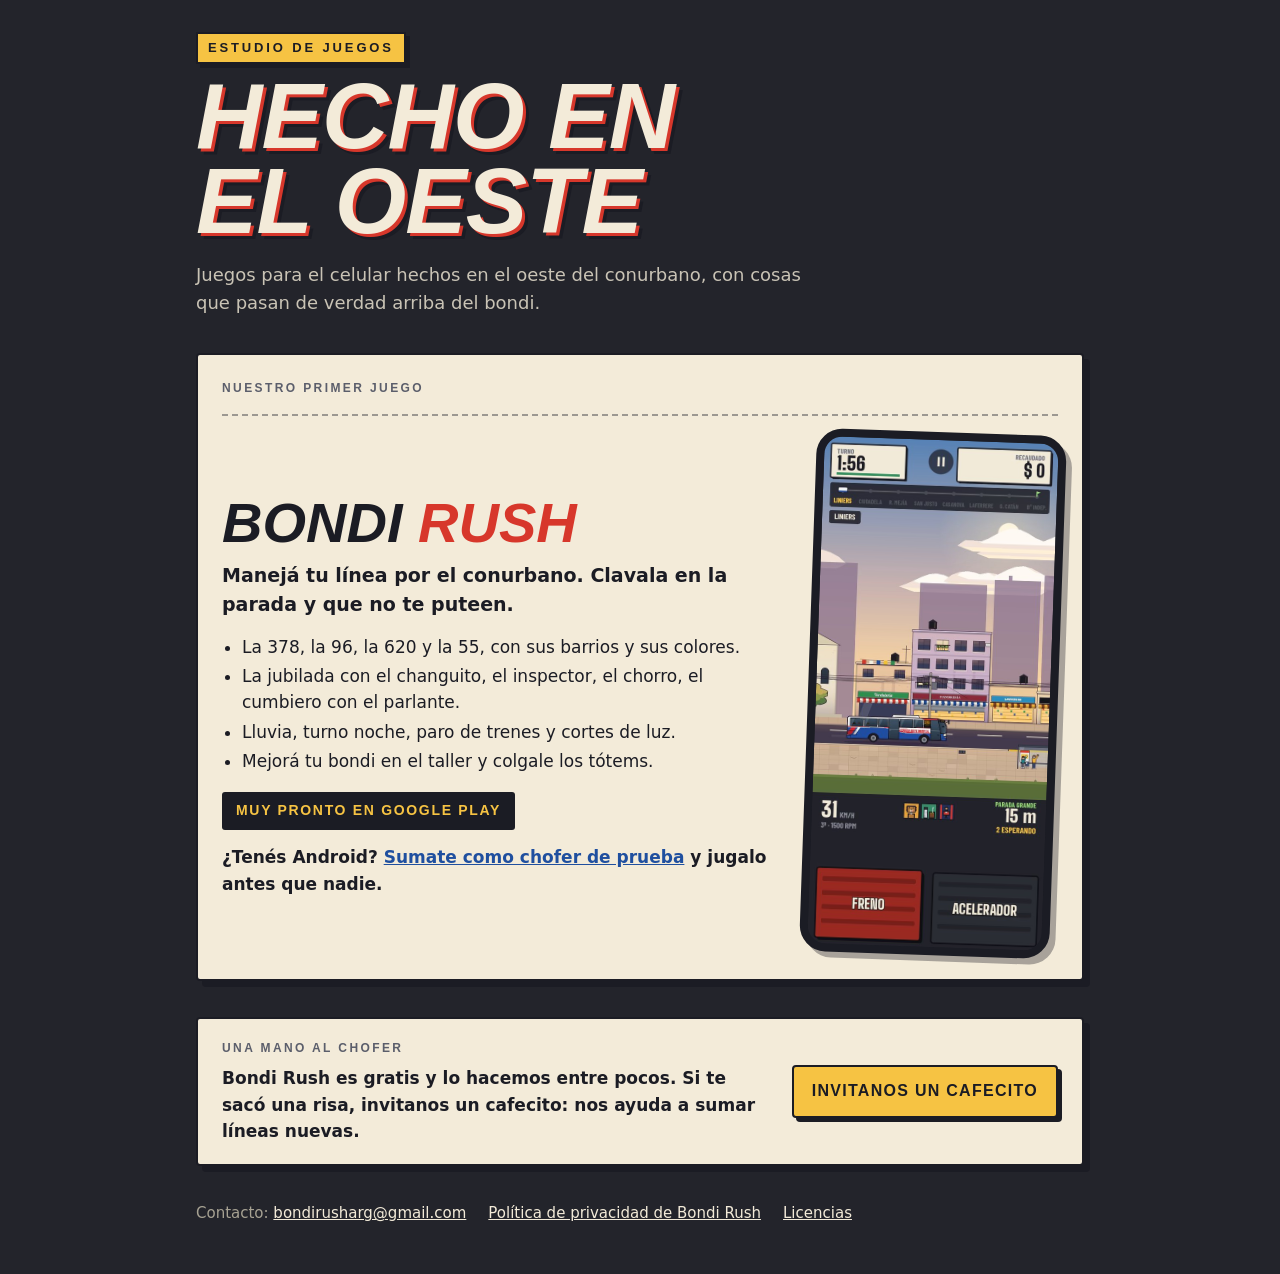
<file: index.html>
<!doctype html>
<html lang="es-AR">
<head>
  <meta charset="utf-8">
  <meta name="viewport" content="width=device-width, initial-scale=1">
  <title>Hecho en el Oeste</title>
  <meta name="description" content="Juegos para el celular hechos en el oeste del conurbano. Bondi Rush: manejá tu línea por el conurbano.">
  <link rel="stylesheet" href="estilo.css">
</head>
<body>
  <main class="pagina">
    <a class="marca" href="./">
      <span class="sello">Estudio de juegos</span>
      <span class="nombre">Hecho en<br>el Oeste</span>
    </a>
    <p class="bajada">Juegos para el celular hechos en el oeste del conurbano, con cosas que pasan de verdad arriba del bondi.</p>

    <section class="boleto">
      <p class="rubro">Nuestro primer juego</p>
      <hr class="cortado">
      <div class="juego">
        <div>
          <h2>Bondi <span>Rush</span></h2>
          <p class="frase">Manejá tu línea por el conurbano. Clavala en la parada y que no te puteen.</p>
          <ul>
            <li>La 378, la 96, la 620 y la 55, con sus barrios y sus colores.</li>
            <li>La jubilada con el changuito, el inspector, el chorro, el cumbiero con el parlante.</li>
            <li>Lluvia, turno noche, paro de trenes y cortes de luz.</li>
            <li>Mejorá tu bondi en el taller y colgale los tótems.</li>
          </ul>
          <span class="estado">Muy pronto en Google Play</span>
          <p class="aviso-prueba">¿Tenés Android? <a href="choferes.html">Sumate como chofer de prueba</a> y jugalo antes que nadie.</p>
        </div>
        <div class="celu">
          <img src="img/bondi-rush-turno.jpg" width="540" height="1170" alt="Bondi Rush: un colectivo de la línea 378 frenando en una parada de Liniers, al atardecer.">
        </div>
      </div>
    </section>

    <!-- Cafecito: solo acá (y en redes). Nunca dentro del juego ni en la ficha de Play: rompe la política de pagos de Google. -->
    <section class="boleto cafecito">
      <div>
        <p class="rubro">Una mano al chofer</p>
        <p class="frase">Bondi Rush es gratis y lo hacemos entre pocos. Si te sacó una risa, invitanos un cafecito: nos ayuda a sumar líneas nuevas.</p>
      </div>
      <a class="boton-cafe" href="https://cafecito.app/bondirush" target="_blank" rel="noopener">Invitanos un cafecito</a>
    </section>

    <footer class="pie">
      <span>Contacto: <a href="mailto:bondirusharg@gmail.com">bondirusharg@gmail.com</a></span>
      <a href="privacidad.html">Política de privacidad de Bondi Rush</a>
      <a href="licencias.html">Licencias</a>
    </footer>
  </main>
</body>
</html>
</file>
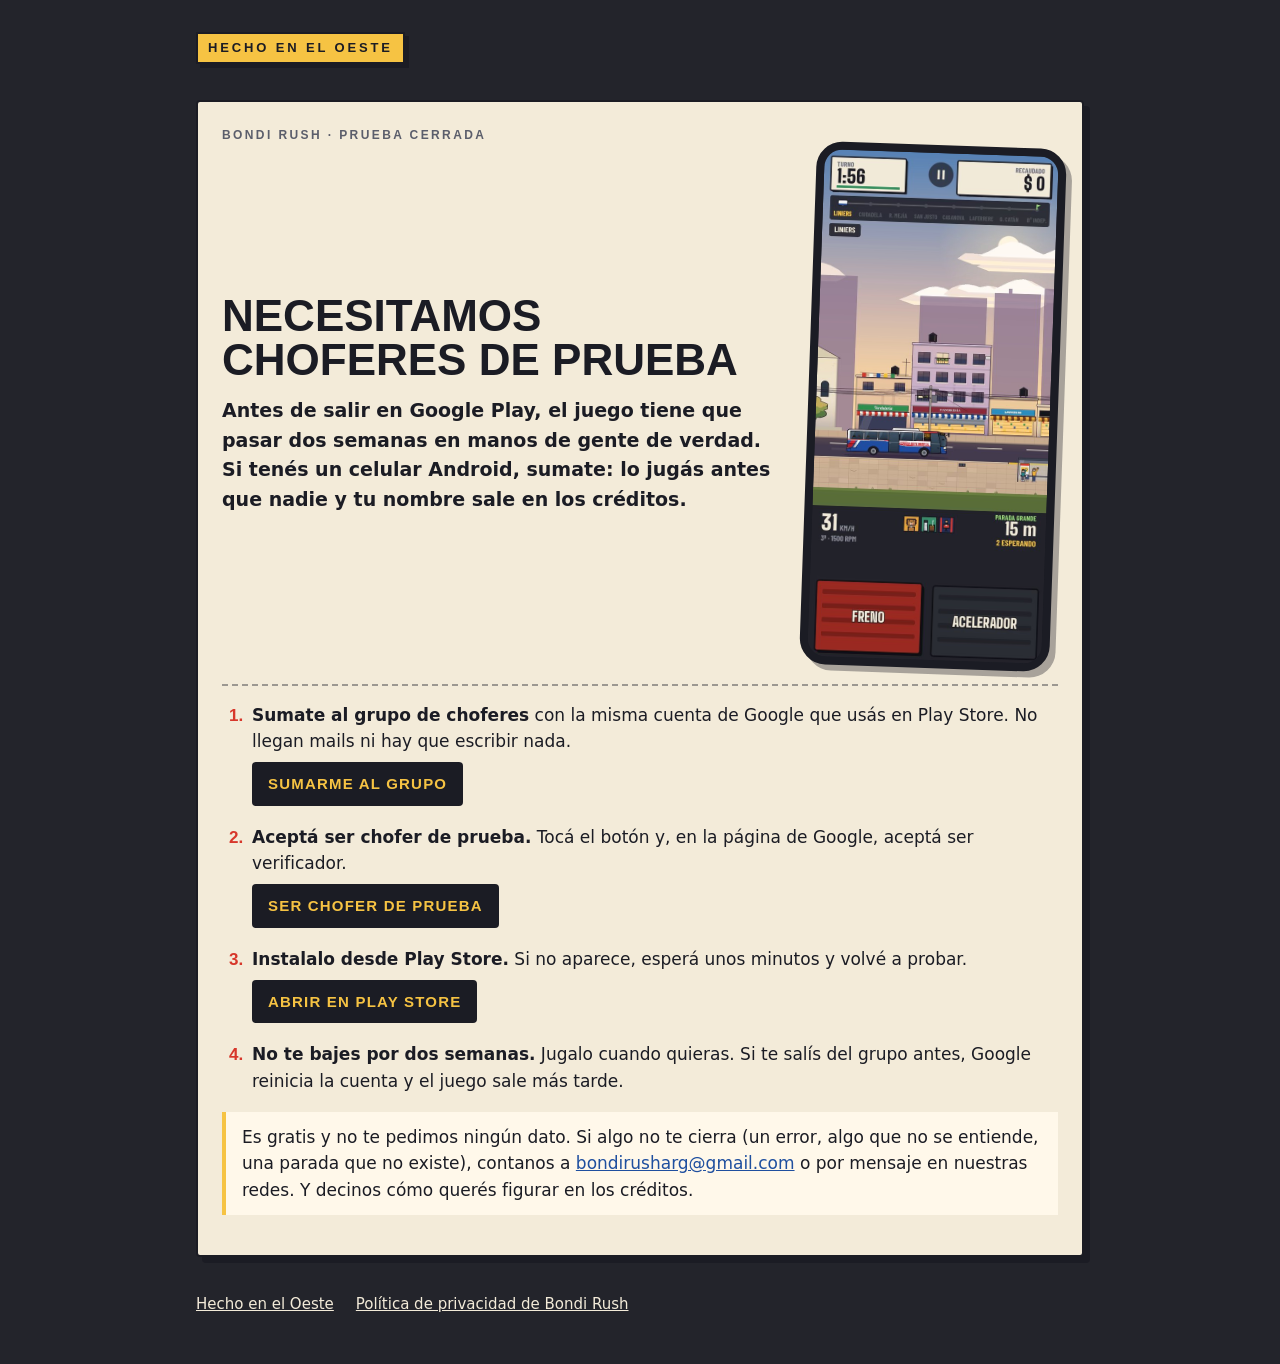
<file: choferes.html>
<!doctype html>
<html lang="es-AR">
<head>
  <meta charset="utf-8">
  <meta name="viewport" content="width=device-width, initial-scale=1">
  <title>Choferes de prueba · Bondi Rush</title>
  <meta name="description" content="Sumate a la prueba de Bondi Rush en Google Play: jugalo antes que nadie y salí en los créditos.">
  <meta property="og:title" content="Necesitamos choferes de prueba · Bondi Rush">
  <meta property="og:description" content="Jugalo antes que nadie en tu Android y salí en los créditos del juego.">
  <meta property="og:image" content="https://hecho-en-el-oeste.github.io/img/bondi-rush-turno.jpg">
  <link rel="stylesheet" href="estilo.css">
</head>
<body>
  <main class="pagina">
    <a class="marca" href="./">
      <span class="sello">Hecho en el Oeste</span>
    </a>

    <article class="boleto prueba">
      <p class="rubro">Bondi Rush · prueba cerrada</p>
      <div class="juego">
        <div>
          <h1 class="titulo-prueba">Necesitamos choferes de prueba</h1>
          <p class="frase">Antes de salir en Google Play, el juego tiene que pasar dos semanas en manos de gente de verdad. Si tenés un celular Android, sumate: lo jugás antes que nadie y tu nombre sale en los créditos.</p>
        </div>
        <div class="celu">
          <img src="img/bondi-rush-turno.jpg" width="540" height="1170" alt="Bondi Rush: un colectivo de la línea 378 frenando en una parada de Liniers, al atardecer.">
        </div>
      </div>
      <hr class="cortado">

      <ol class="pasos">
        <li>
          <strong>Sumate al grupo de choferes</strong> con la misma cuenta de Google que usás en Play Store. No llegan mails ni hay que escribir nada.
          <a class="boton-paso" href="https://groups.google.com/g/bondirush-testers" target="_blank" rel="noopener">Sumarme al grupo</a>
        </li>
        <li>
          <strong>Aceptá ser chofer de prueba.</strong> Tocá el botón y, en la página de Google, aceptá ser verificador.
          <a class="boton-paso" href="https://play.google.com/apps/testing/com.bondirush.juego" target="_blank" rel="noopener">Ser chofer de prueba</a>
        </li>
        <li>
          <strong>Instalalo desde Play Store.</strong> Si no aparece, esperá unos minutos y volvé a probar.
          <a class="boton-paso" href="https://play.google.com/store/apps/details?id=com.bondirush.juego" target="_blank" rel="noopener">Abrir en Play Store</a>
        </li>
        <li>
          <strong>No te bajes por dos semanas.</strong> Jugalo cuando quieras. Si te salís del grupo antes, Google reinicia la cuenta y el juego sale más tarde.
        </li>
      </ol>

      <div class="nota">Es gratis y no te pedimos ningún dato. Si algo no te cierra (un error, algo que no se entiende, una parada que no existe), contanos a <a href="mailto:bondirusharg@gmail.com">bondirusharg@gmail.com</a> o por mensaje en nuestras redes. Y decinos cómo querés figurar en los créditos.</div>
    </article>

    <footer class="pie">
      <a href="./">Hecho en el Oeste</a>
      <a href="privacidad.html">Política de privacidad de Bondi Rush</a>
    </footer>
  </main>
</body>
</html>
</file>
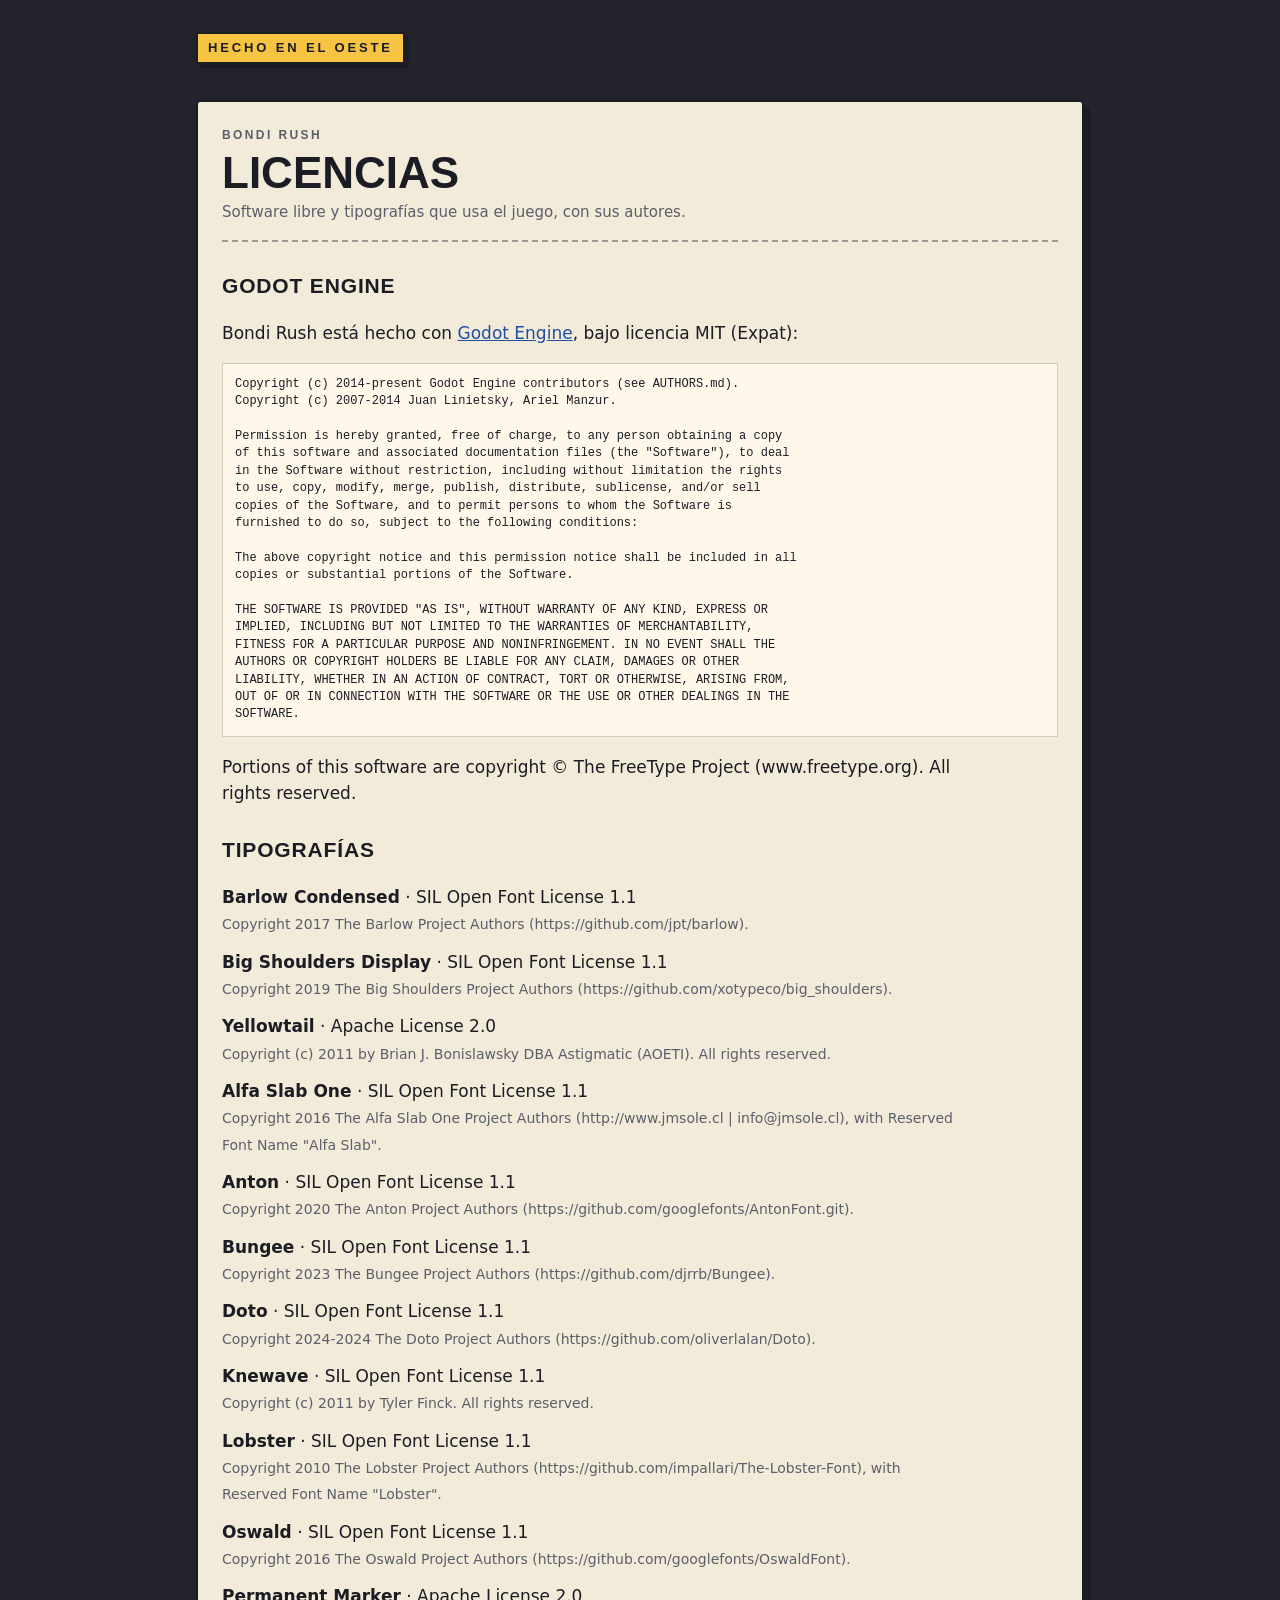
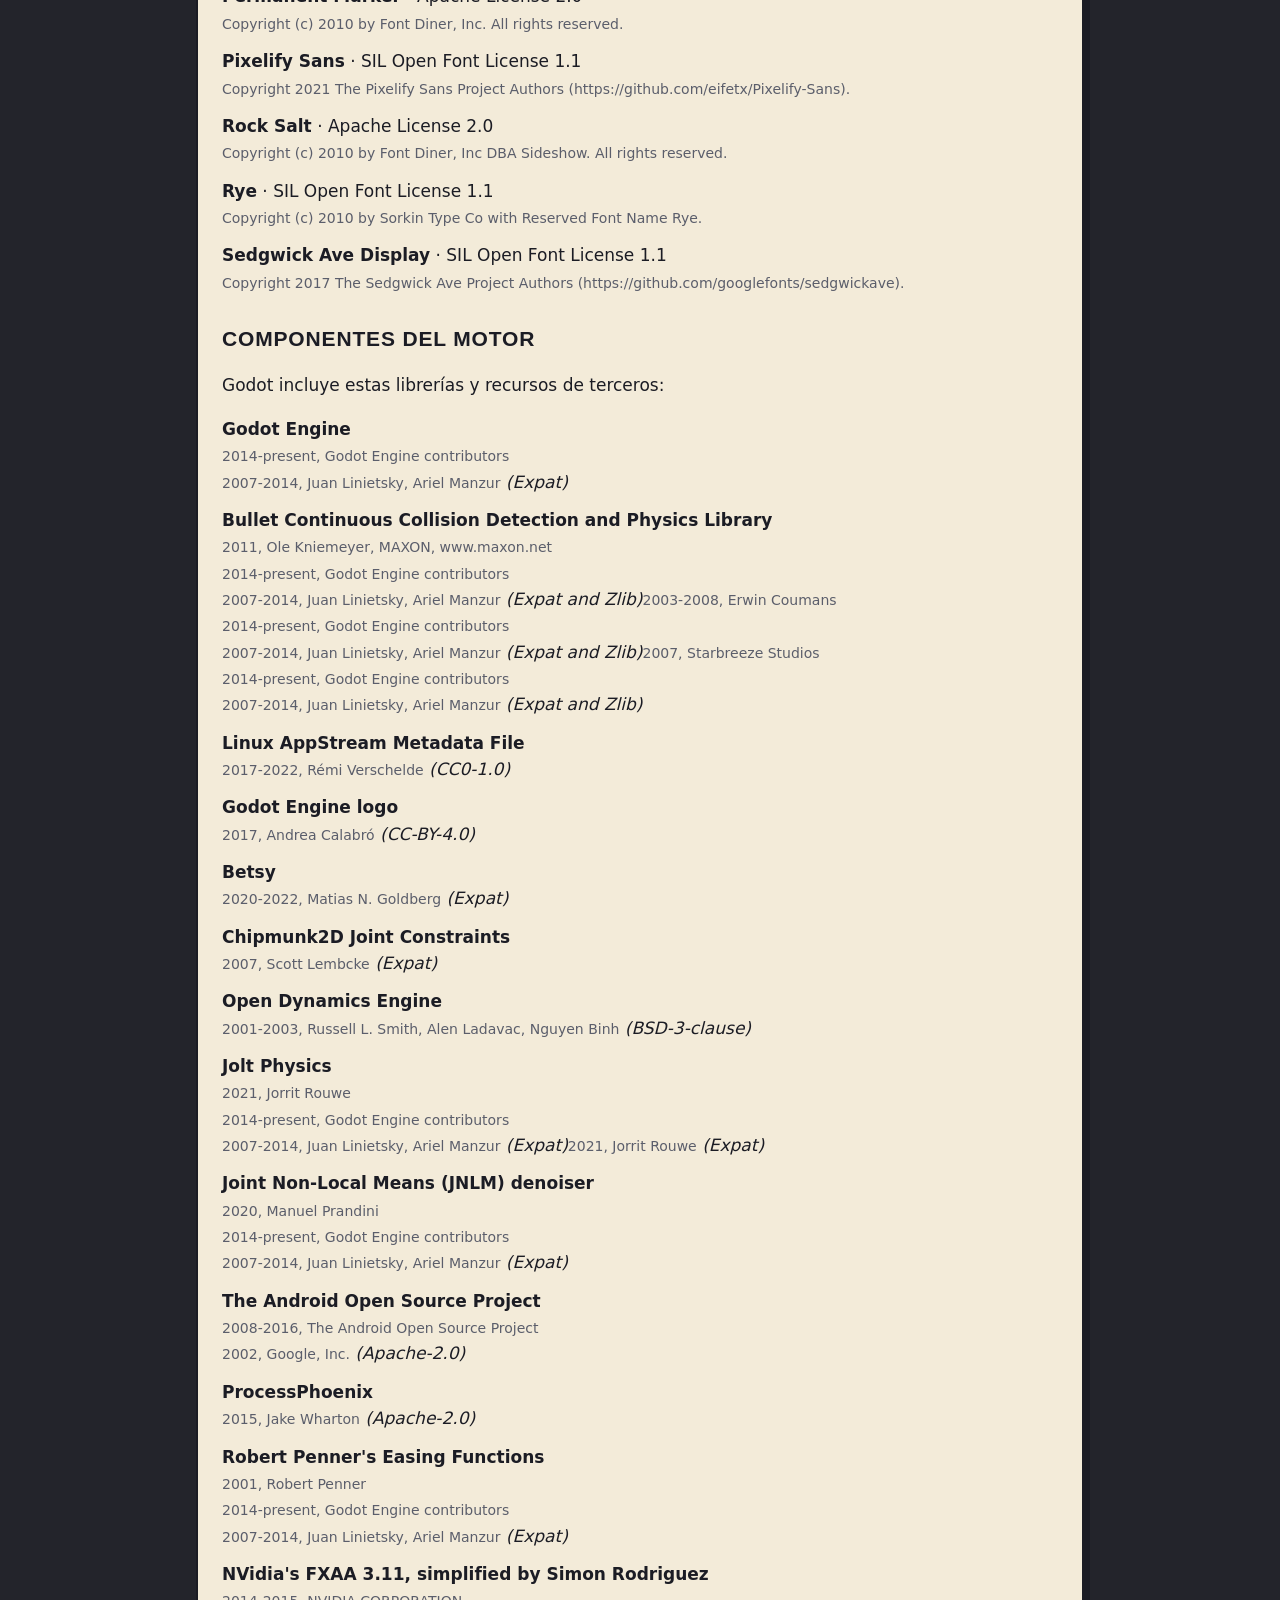
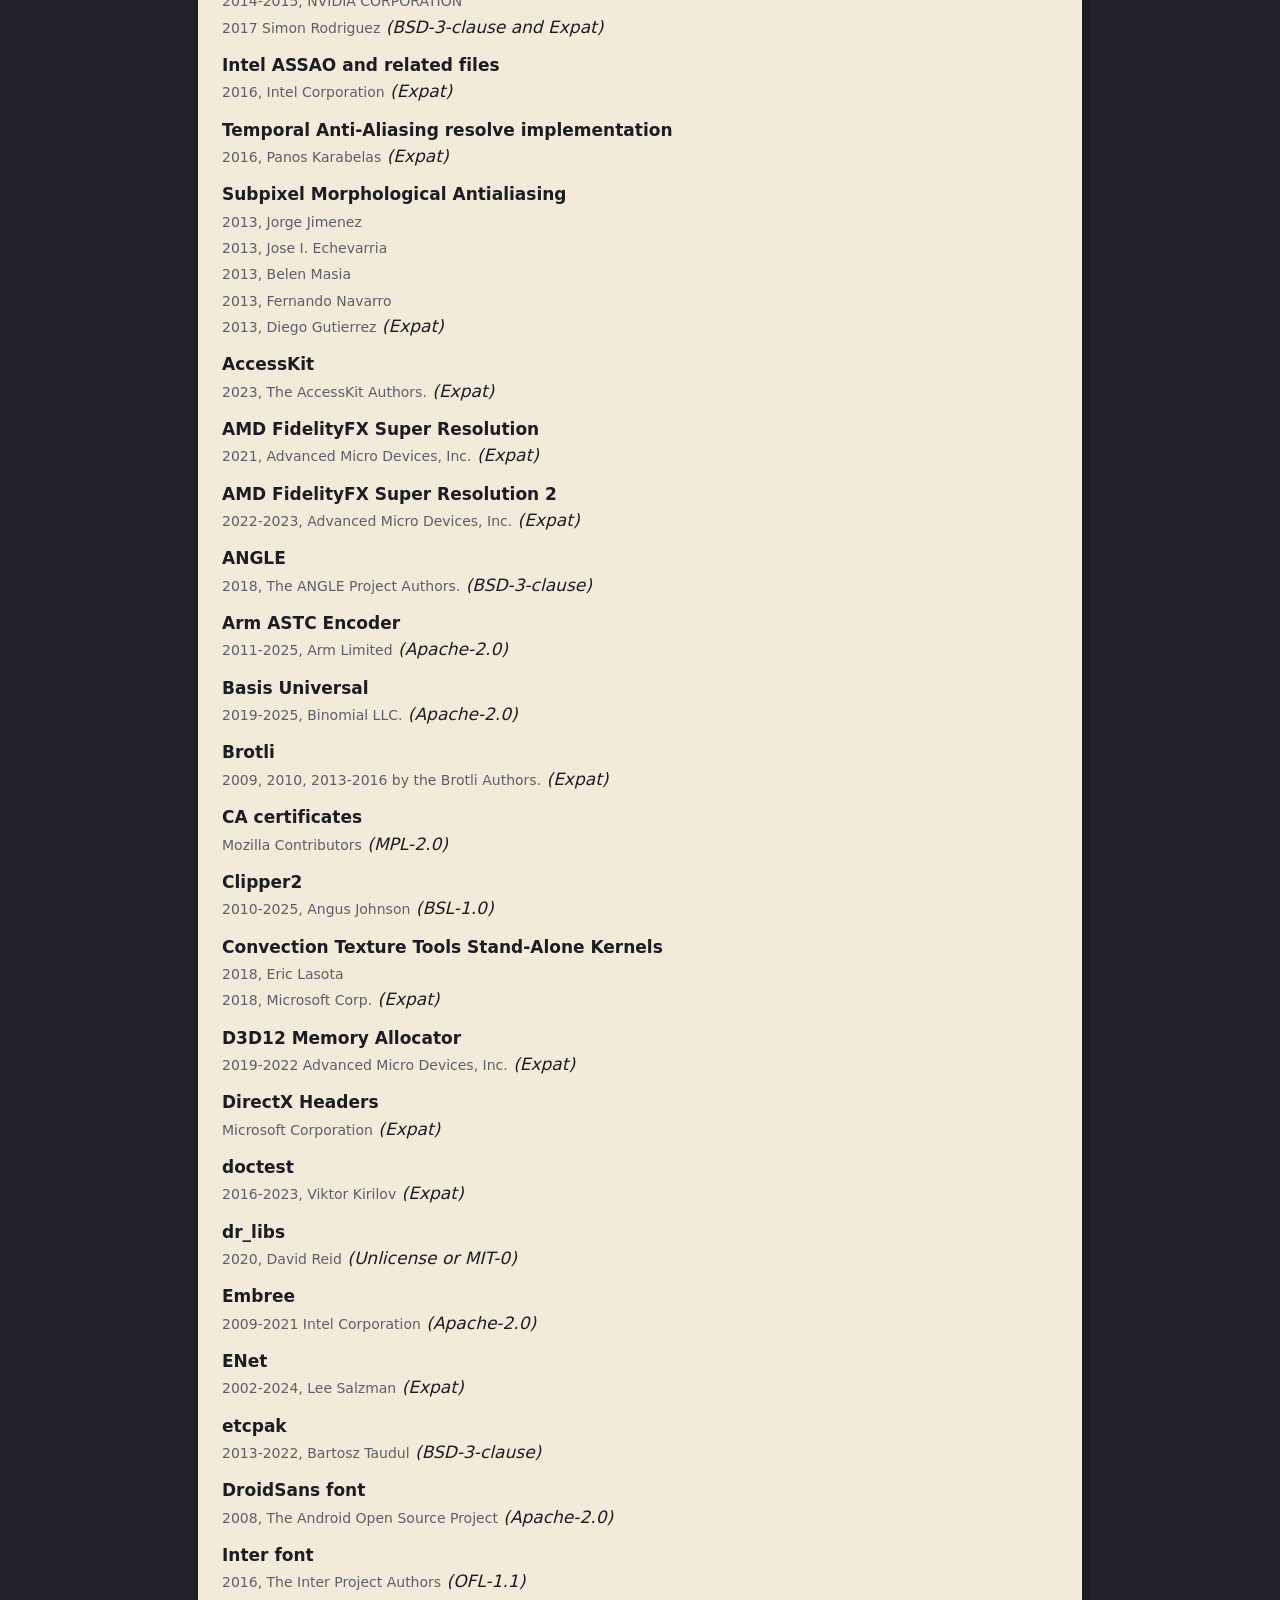
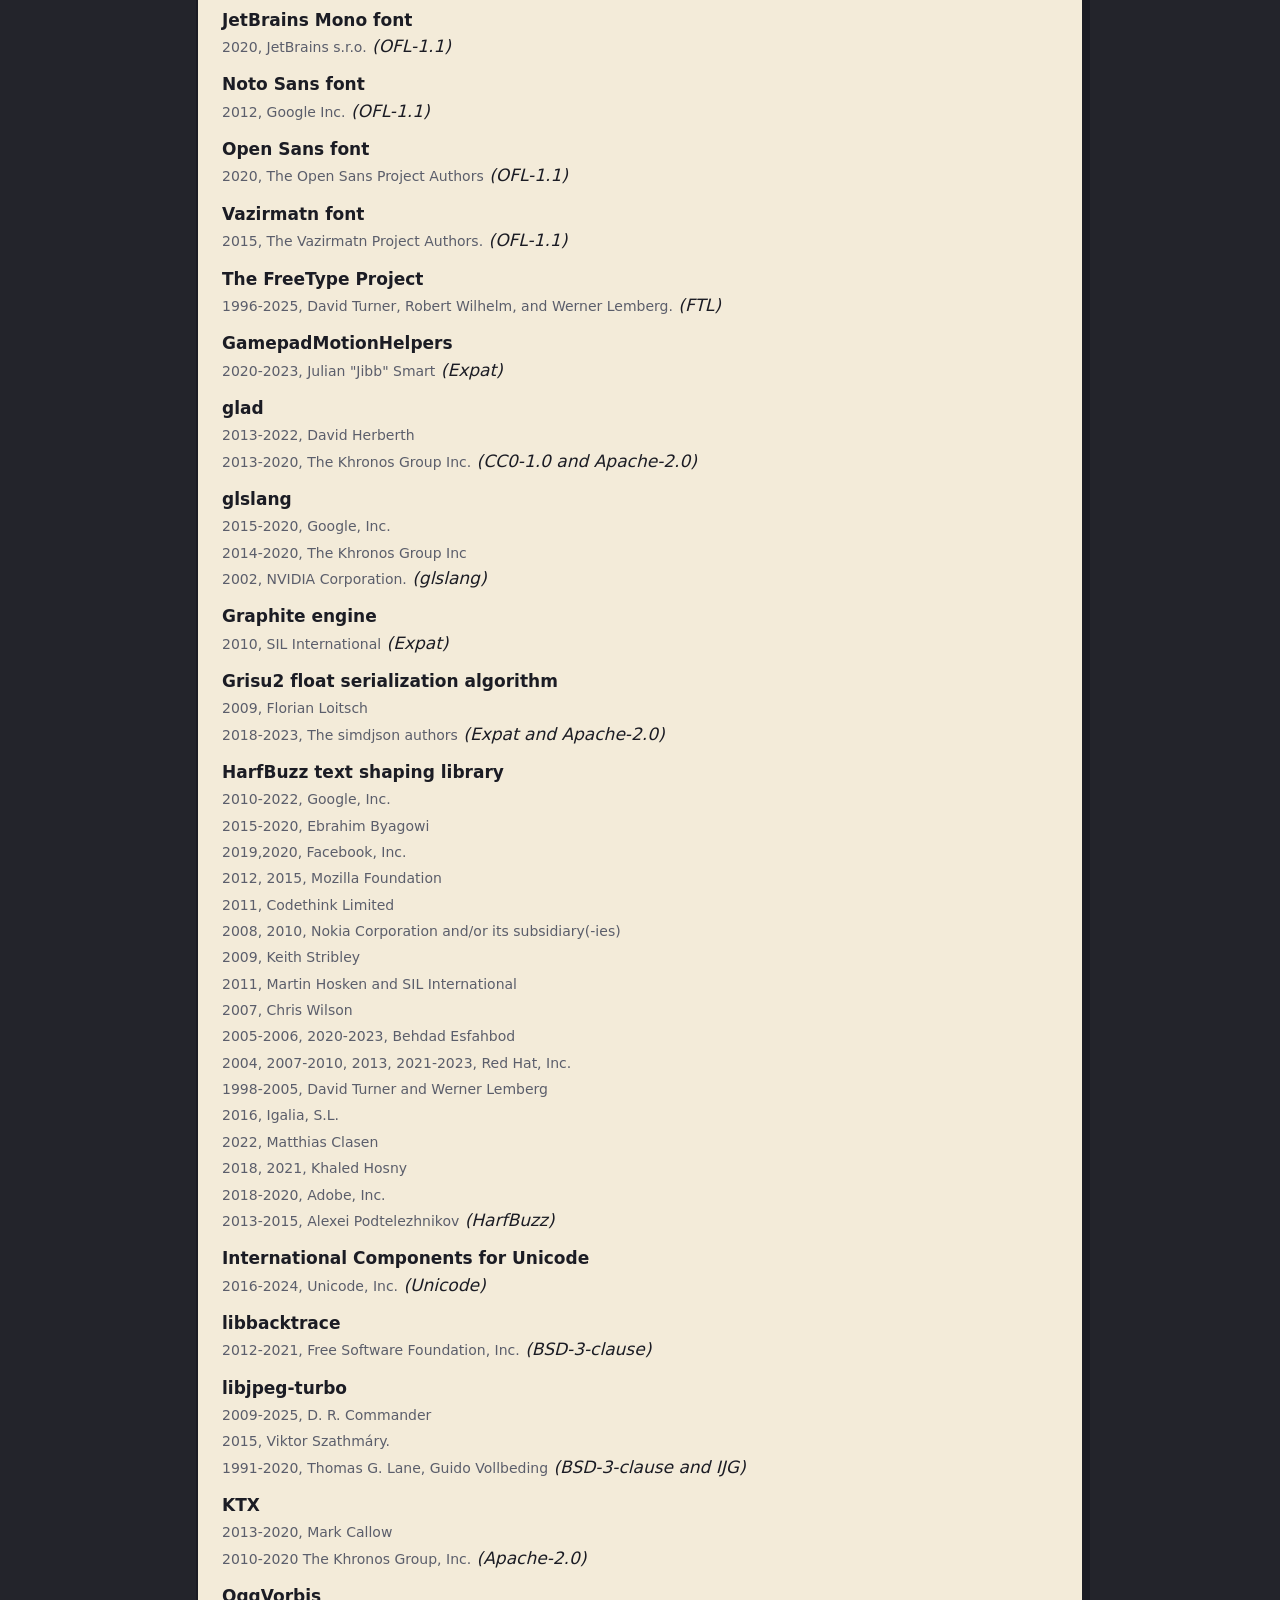
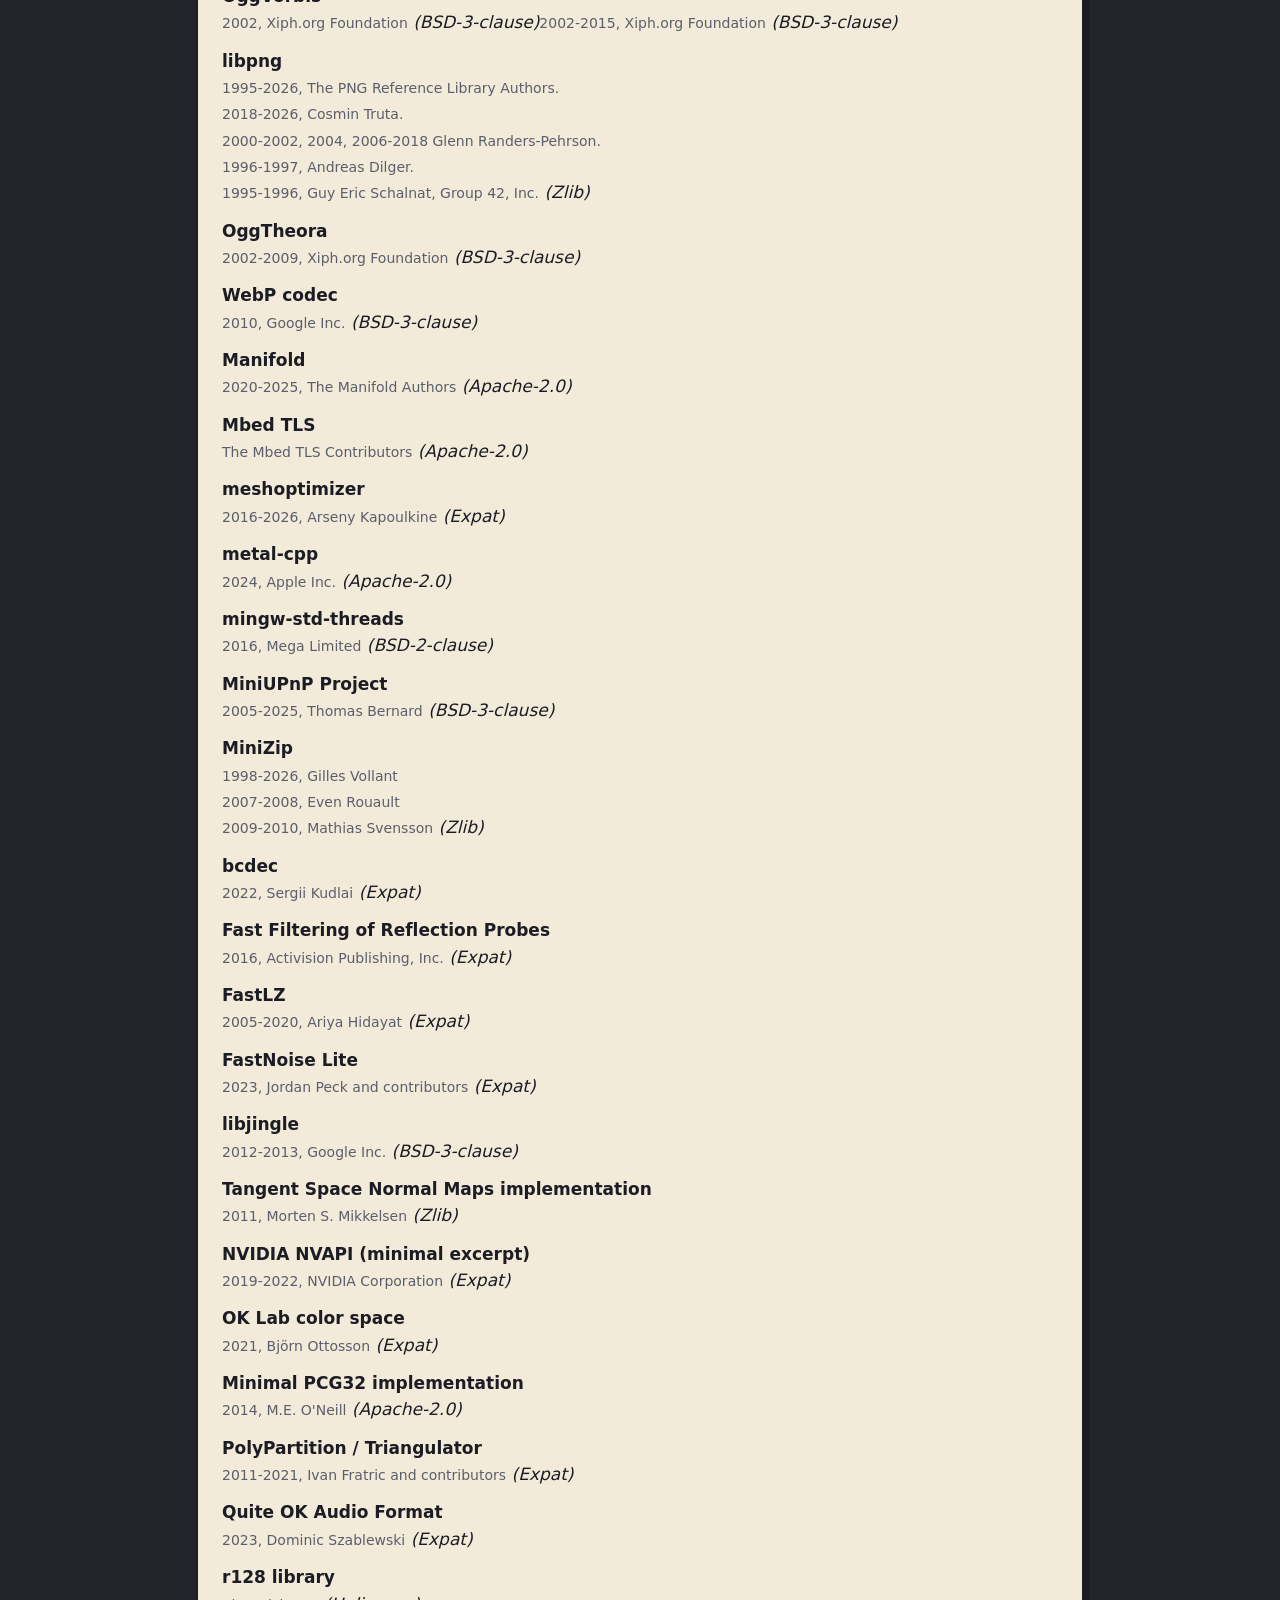
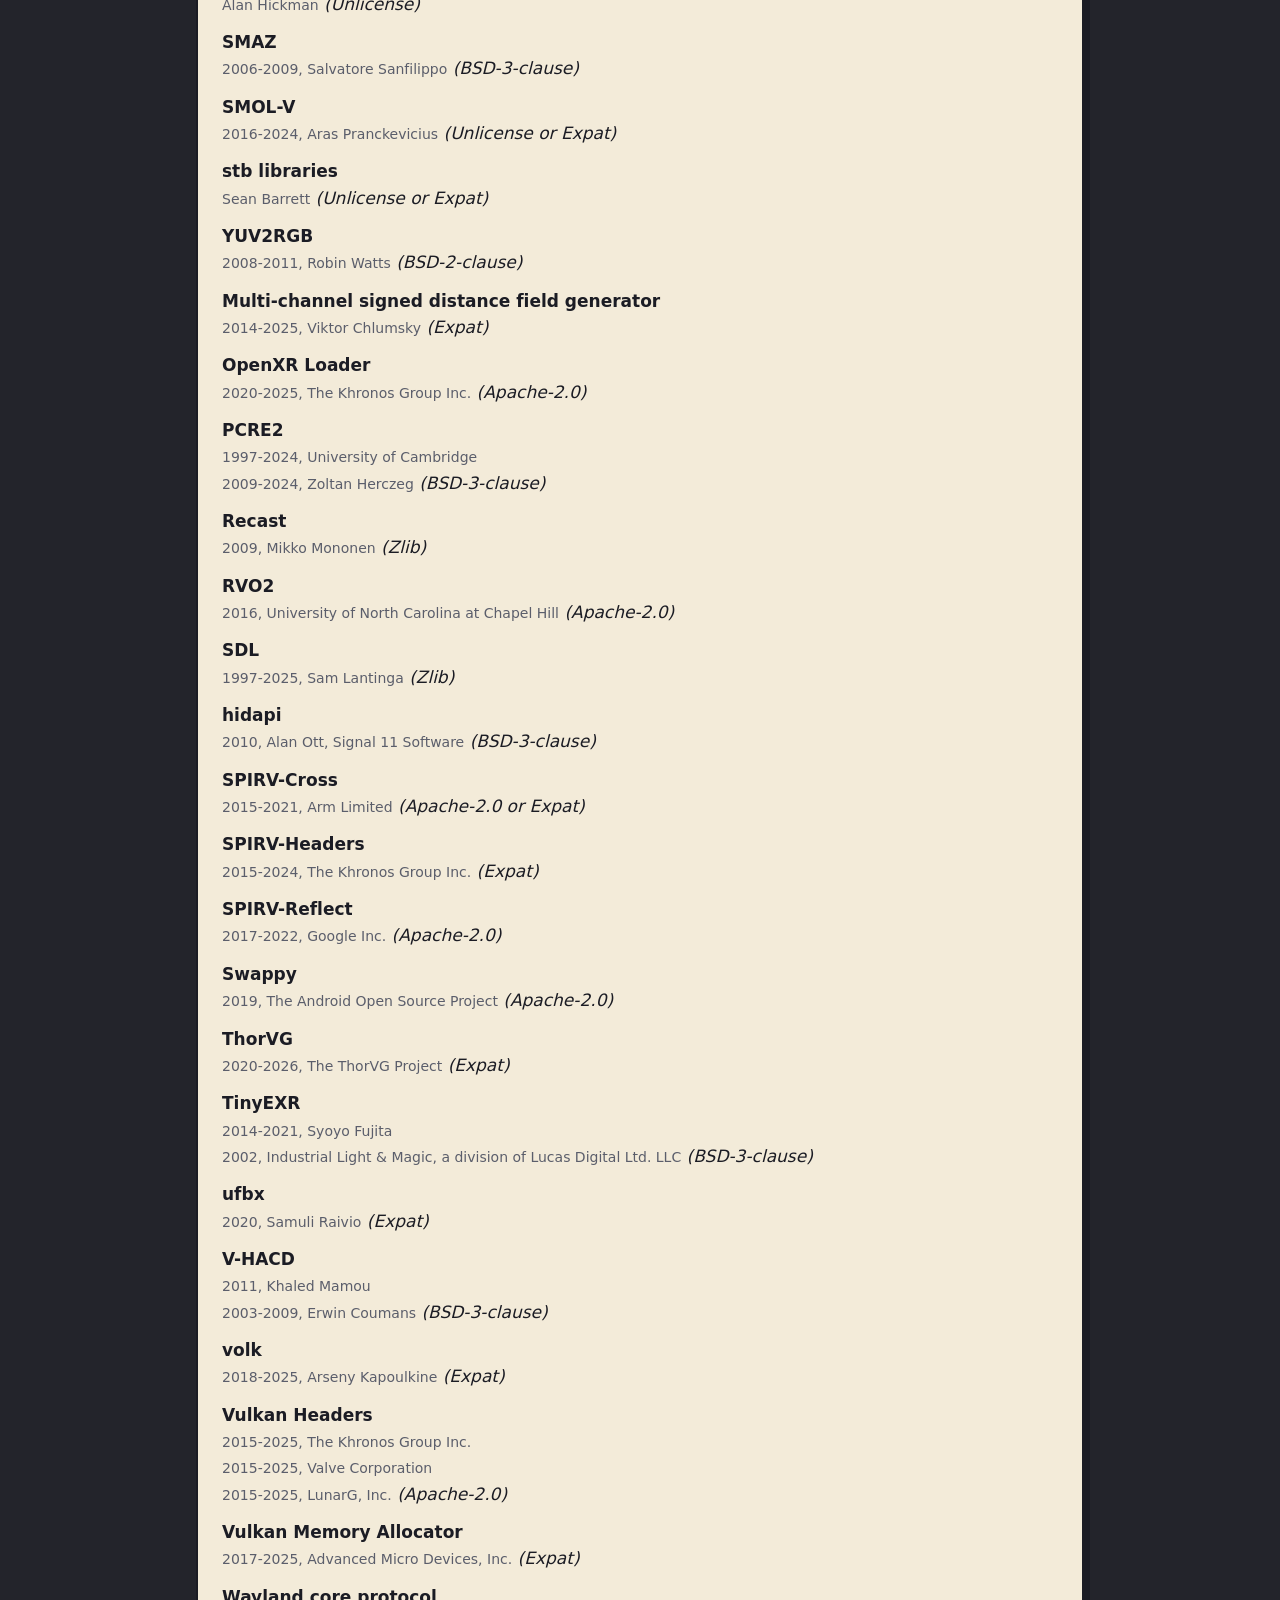
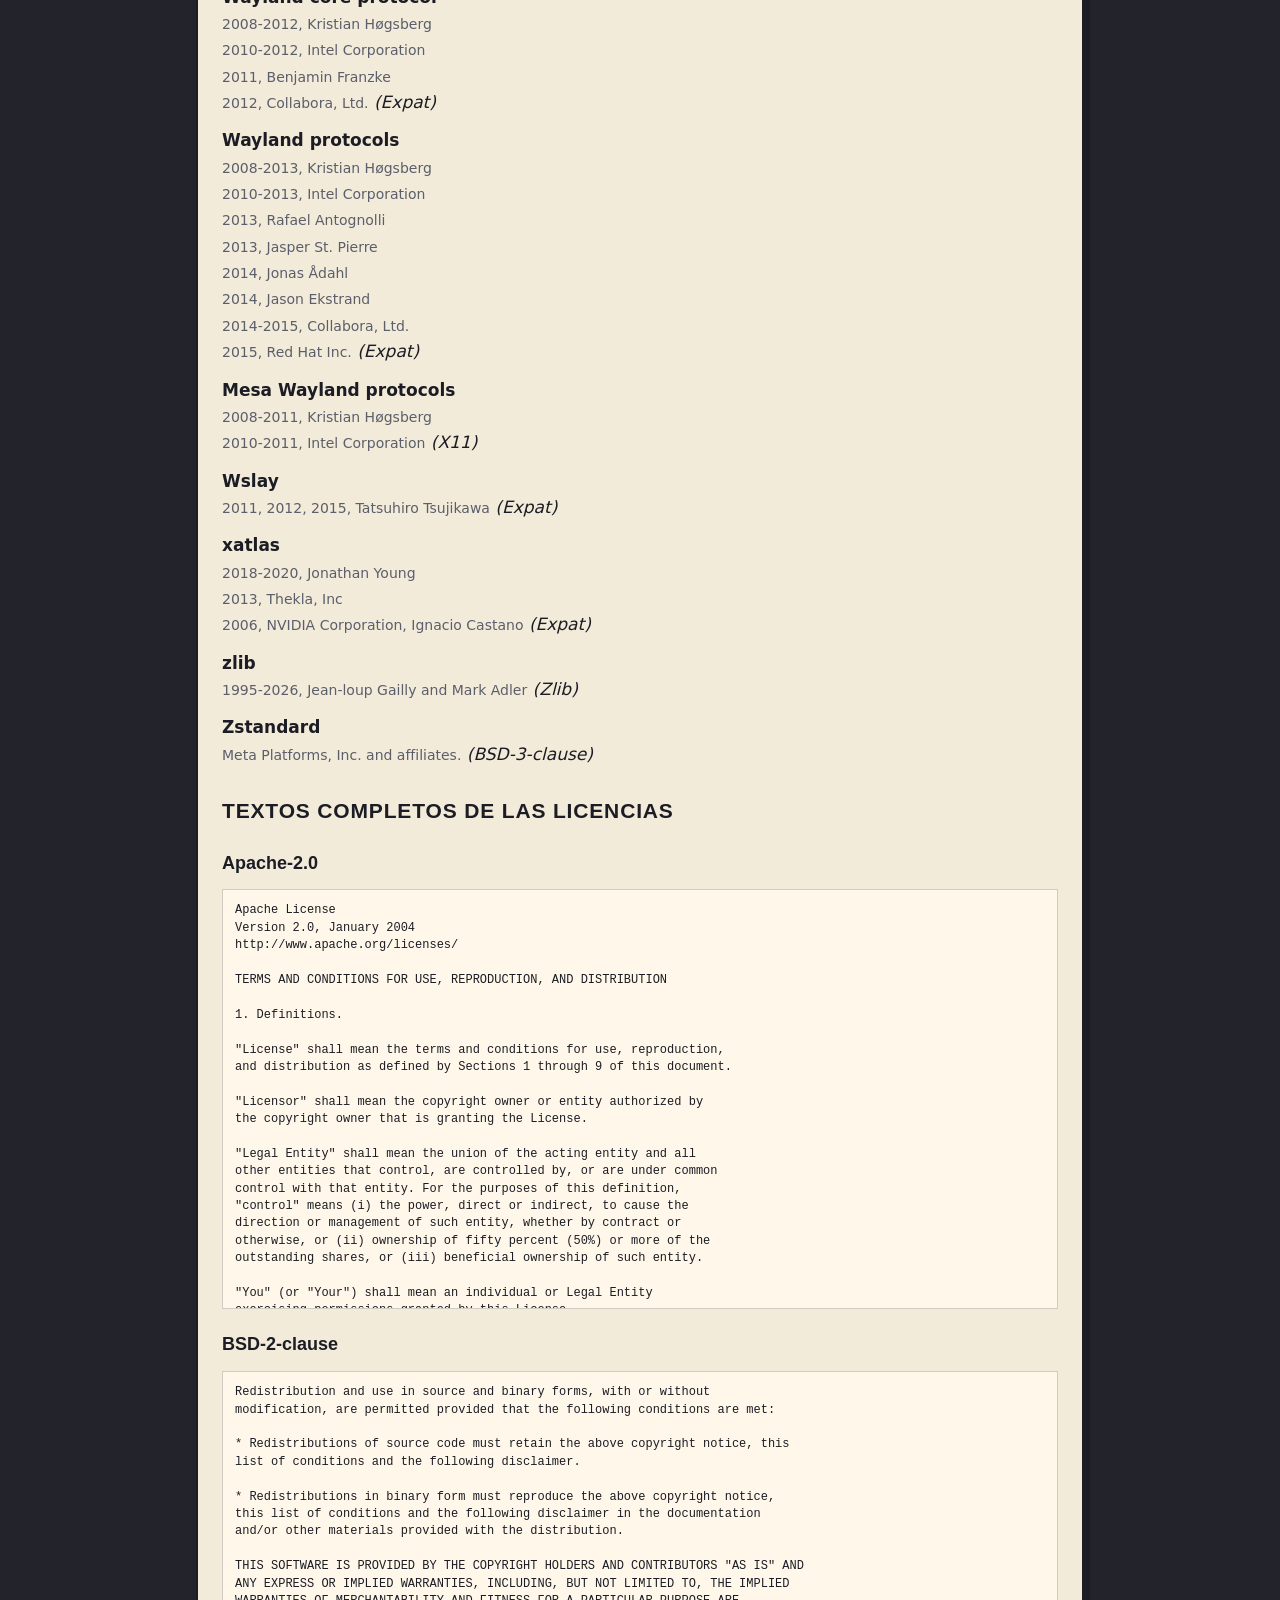
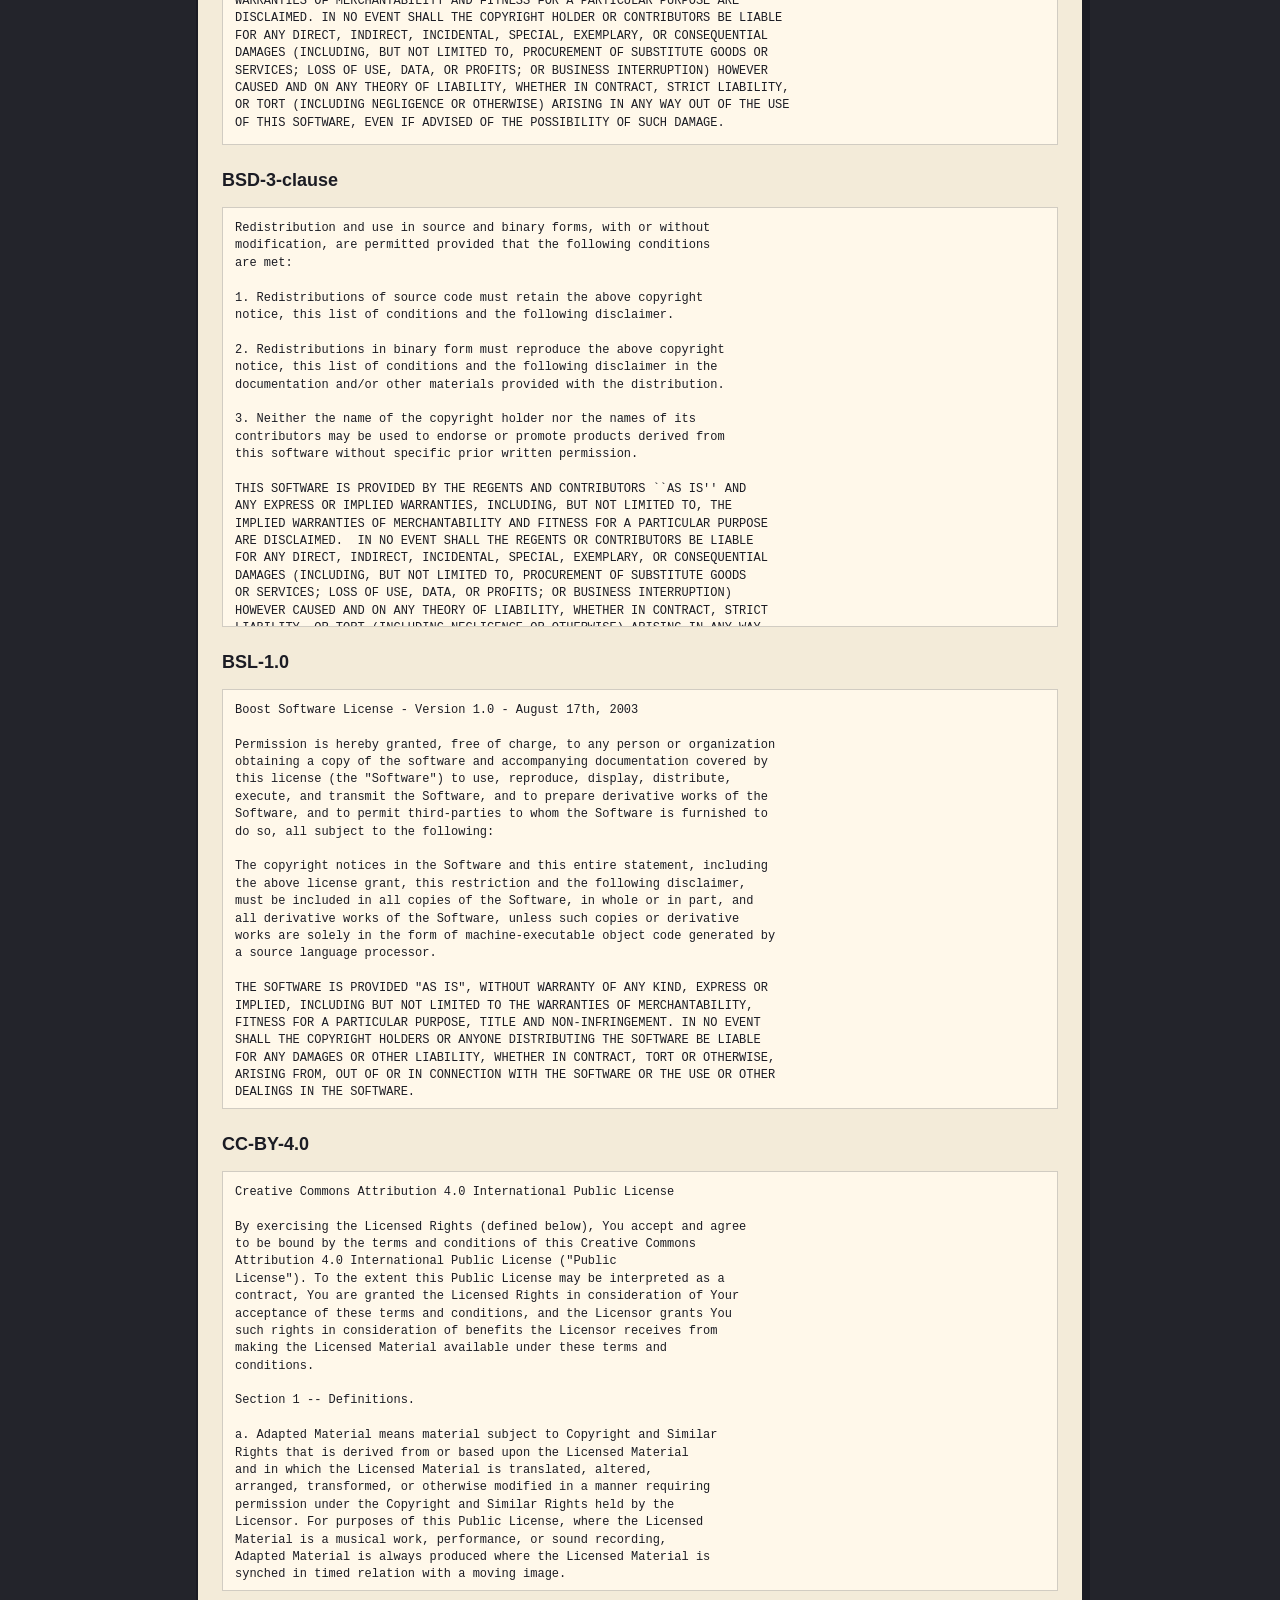
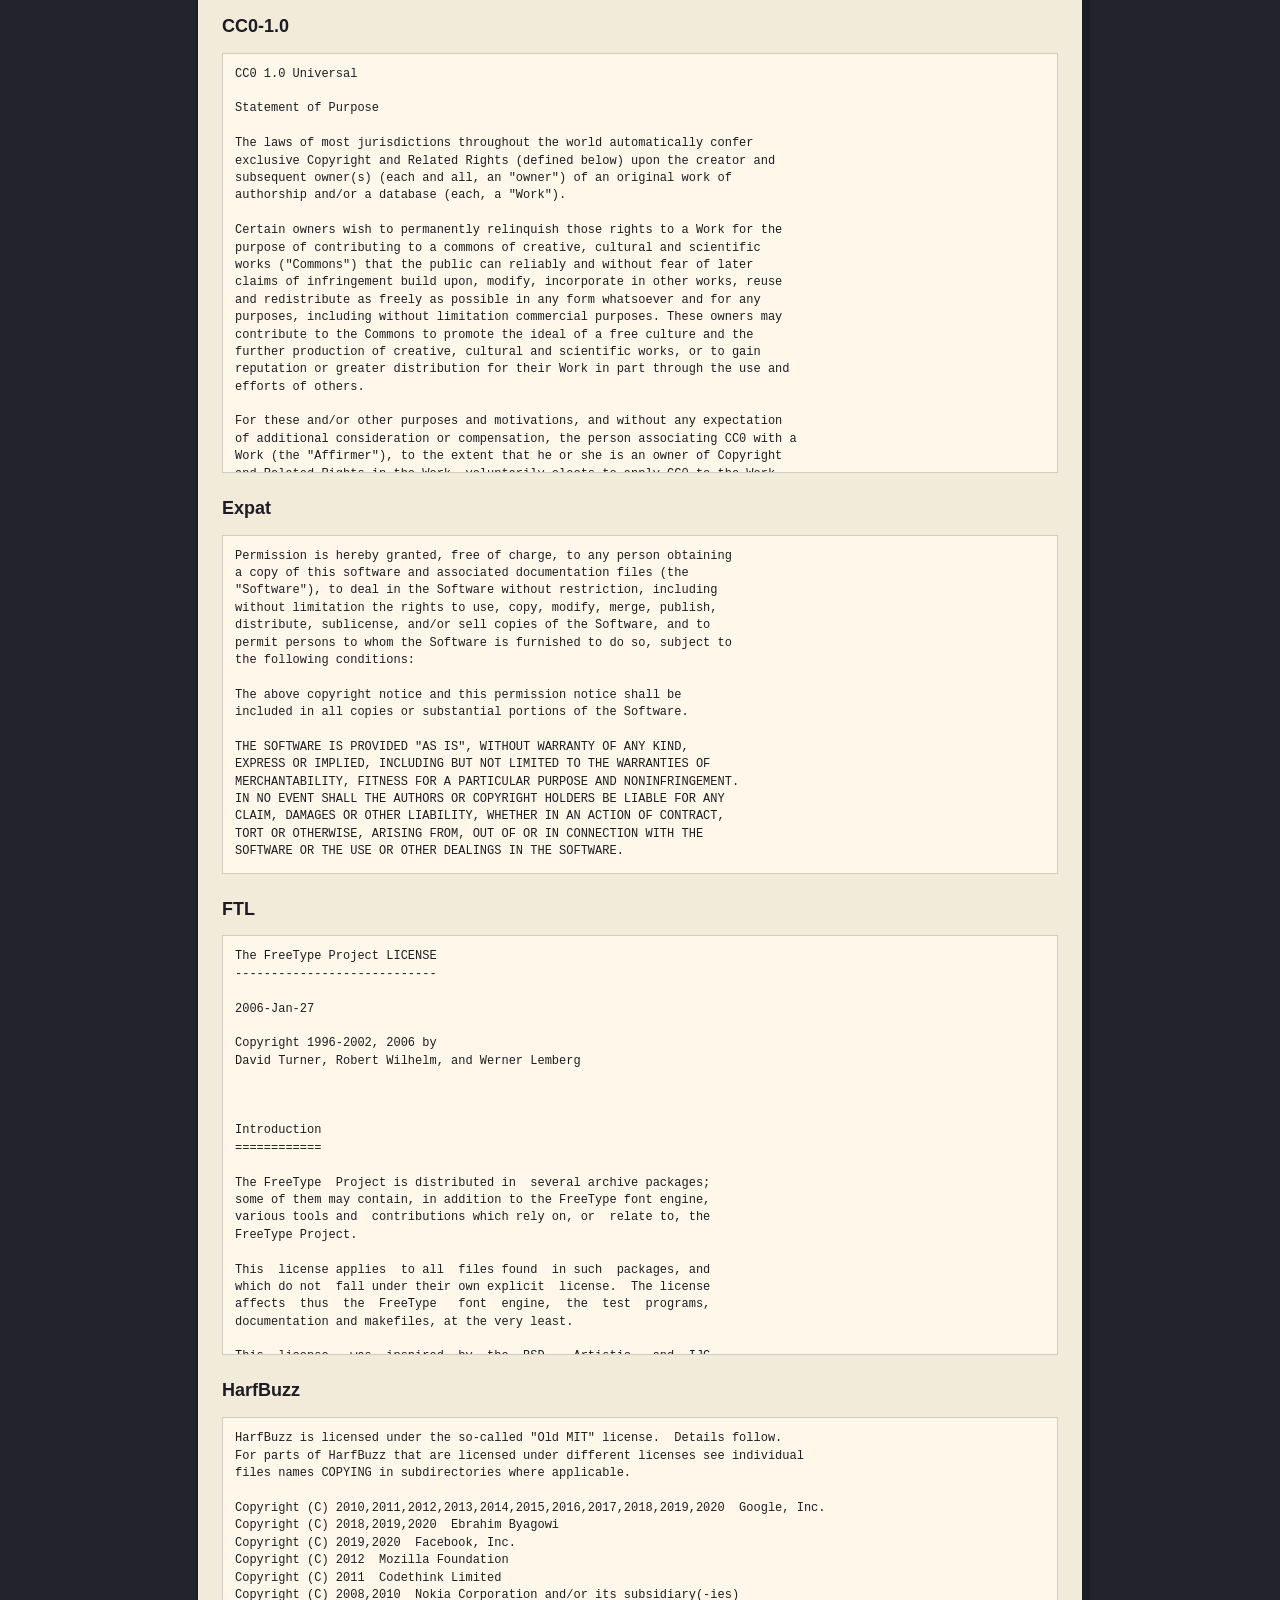
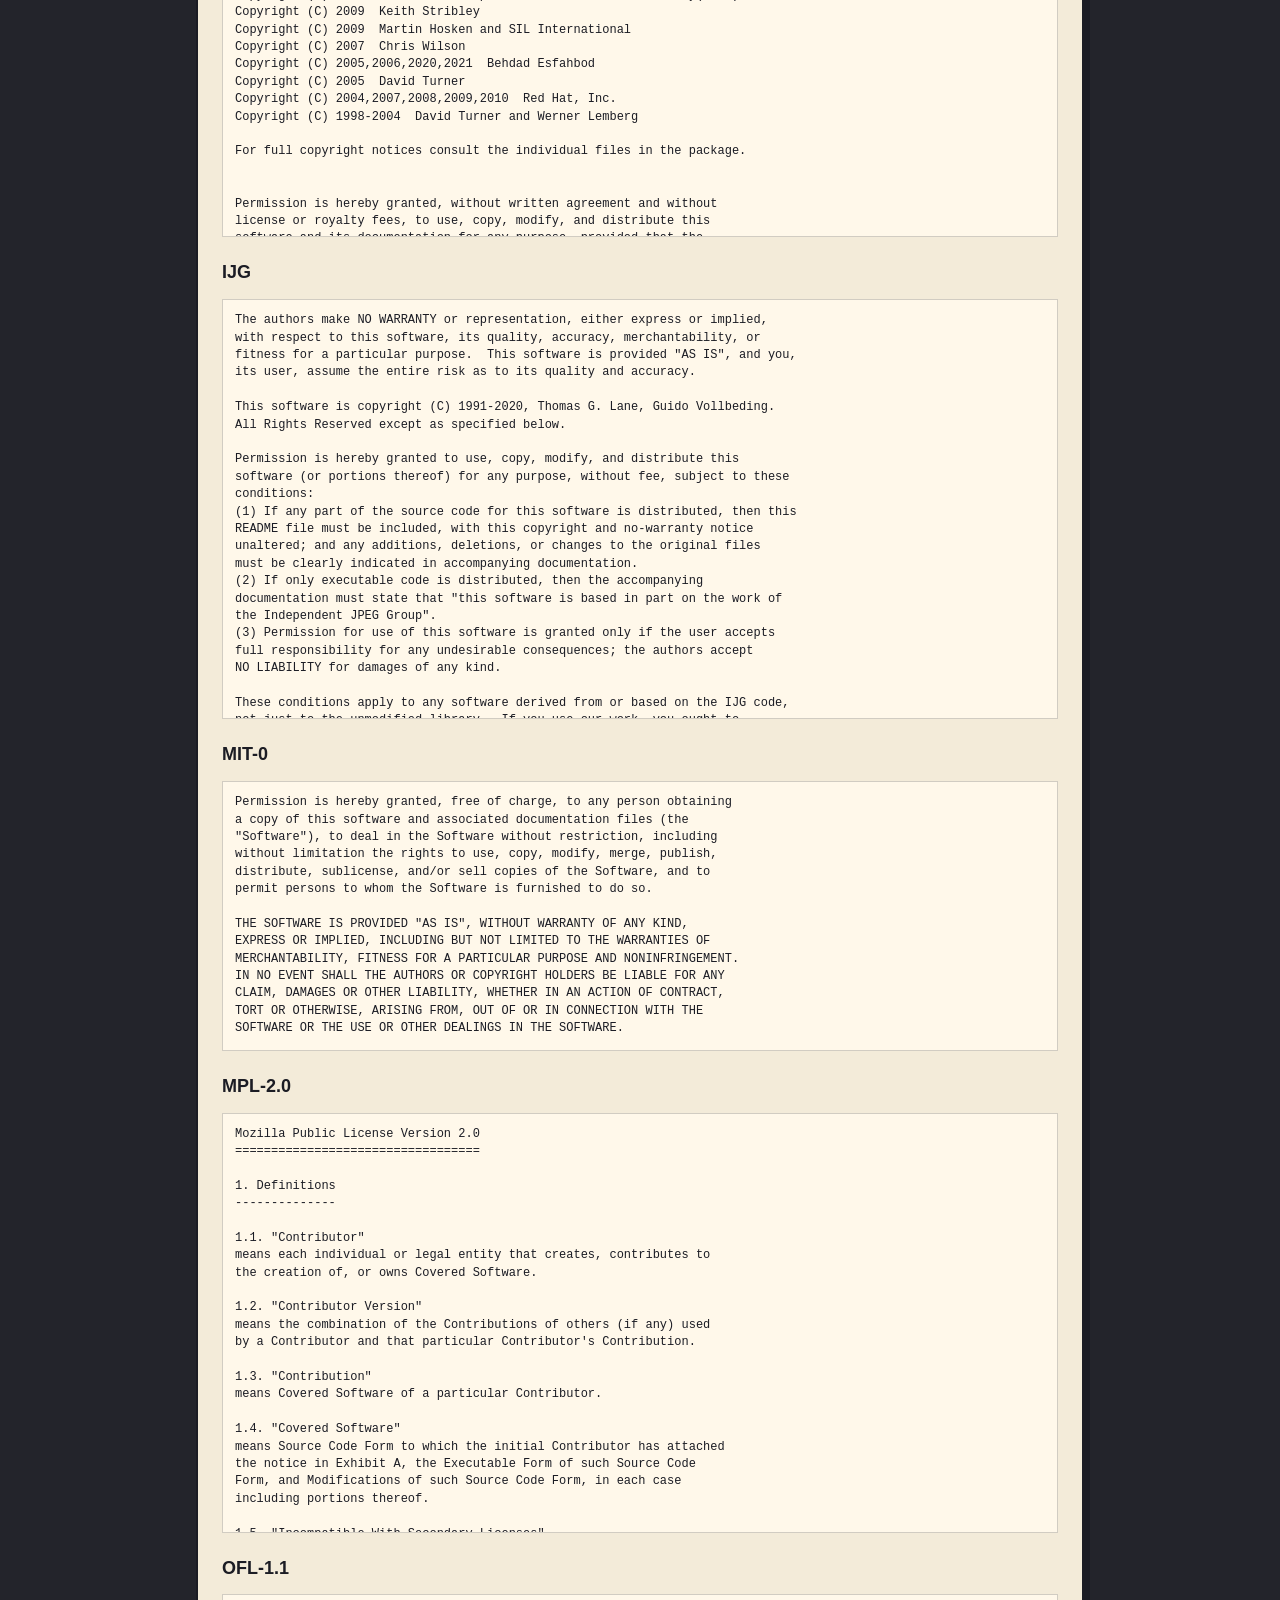
<file: licencias.html>
<!doctype html>
<html lang="es-AR">
<head>
  <meta charset="utf-8">
  <meta name="viewport" content="width=device-width, initial-scale=1">
  <title>Licencias · Bondi Rush</title>
  <meta name="description" content="Licencias del software y las tipografías que usa Bondi Rush.">
  <link rel="stylesheet" href="estilo.css">
  <style>
    .legal ul { list-style: none; padding-left: 0; }
    .legal li { margin: 0 0 12px; }
    .cp { color: var(--gris); font-size: 14px; }
    .legal h3 { font-family: var(--condensada); font-size: 18px; margin: 22px 0 6px; }
    pre { white-space: pre-wrap; word-break: break-word; background: var(--papel2); border: 1px solid rgba(27,28,36,.2); padding: 12px; font-size: 12px; line-height: 1.45; max-height: 420px; overflow: auto; }
  </style>
</head>
<body>
  <main class="pagina">
    <a class="marca" href="./"><span class="sello">Hecho en el Oeste</span></a>
    <article class="boleto legal">
      <p class="rubro">Bondi Rush</p>
      <h1>Licencias</h1>
      <p class="fecha">Software libre y tipografías que usa el juego, con sus autores.</p>
      <hr class="cortado">
      <h2>Godot Engine</h2>
      <p>Bondi Rush está hecho con <a href="https://godotengine.org" rel="noopener">Godot Engine</a>, bajo licencia MIT (Expat):</p>
      <pre>Copyright (c) 2014-present Godot Engine contributors (see AUTHORS.md).
Copyright (c) 2007-2014 Juan Linietsky, Ariel Manzur.

Permission is hereby granted, free of charge, to any person obtaining a copy
of this software and associated documentation files (the &quot;Software&quot;), to deal
in the Software without restriction, including without limitation the rights
to use, copy, modify, merge, publish, distribute, sublicense, and/or sell
copies of the Software, and to permit persons to whom the Software is
furnished to do so, subject to the following conditions:

The above copyright notice and this permission notice shall be included in all
copies or substantial portions of the Software.

THE SOFTWARE IS PROVIDED &quot;AS IS&quot;, WITHOUT WARRANTY OF ANY KIND, EXPRESS OR
IMPLIED, INCLUDING BUT NOT LIMITED TO THE WARRANTIES OF MERCHANTABILITY,
FITNESS FOR A PARTICULAR PURPOSE AND NONINFRINGEMENT. IN NO EVENT SHALL THE
AUTHORS OR COPYRIGHT HOLDERS BE LIABLE FOR ANY CLAIM, DAMAGES OR OTHER
LIABILITY, WHETHER IN AN ACTION OF CONTRACT, TORT OR OTHERWISE, ARISING FROM,
OUT OF OR IN CONNECTION WITH THE SOFTWARE OR THE USE OR OTHER DEALINGS IN THE
SOFTWARE.
</pre>
      <p>Portions of this software are copyright © The FreeType Project (www.freetype.org). All rights reserved.</p>
      <h2>Tipografías</h2>
      <ul><li><strong>Barlow Condensed</strong> · SIL Open Font License 1.1<br><span class="cp">Copyright 2017 The Barlow Project Authors (https://github.com/jpt/barlow).</span></li><li><strong>Big Shoulders Display</strong> · SIL Open Font License 1.1<br><span class="cp">Copyright 2019 The Big Shoulders Project Authors (https://github.com/xotypeco/big_shoulders).</span></li><li><strong>Yellowtail</strong> · Apache License 2.0<br><span class="cp">Copyright (c) 2011 by Brian J. Bonislawsky DBA Astigmatic (AOETI). All rights reserved.</span></li><li><strong>Alfa Slab One</strong> · SIL Open Font License 1.1<br><span class="cp">Copyright 2016 The Alfa Slab One Project Authors (http://www.jmsole.cl | info@jmsole.cl), with Reserved Font Name &quot;Alfa Slab&quot;.</span></li><li><strong>Anton</strong> · SIL Open Font License 1.1<br><span class="cp">Copyright 2020 The Anton Project Authors (https://github.com/googlefonts/AntonFont.git).</span></li><li><strong>Bungee</strong> · SIL Open Font License 1.1<br><span class="cp">Copyright 2023 The Bungee Project Authors (https://github.com/djrrb/Bungee).</span></li><li><strong>Doto</strong> · SIL Open Font License 1.1<br><span class="cp">Copyright 2024-2024 The Doto Project Authors (https://github.com/oliverlalan/Doto).</span></li><li><strong>Knewave</strong> · SIL Open Font License 1.1<br><span class="cp">Copyright (c) 2011 by Tyler Finck. All rights reserved.</span></li><li><strong>Lobster</strong> · SIL Open Font License 1.1<br><span class="cp">Copyright 2010 The Lobster Project Authors (https://github.com/impallari/The-Lobster-Font), with Reserved Font Name &quot;Lobster&quot;.</span></li><li><strong>Oswald</strong> · SIL Open Font License 1.1<br><span class="cp">Copyright 2016 The Oswald Project Authors (https://github.com/googlefonts/OswaldFont).</span></li><li><strong>Permanent Marker</strong> · Apache License 2.0<br><span class="cp">Copyright (c) 2010 by Font Diner, Inc. All rights reserved.</span></li><li><strong>Pixelify Sans</strong> · SIL Open Font License 1.1<br><span class="cp">Copyright 2021 The Pixelify Sans Project Authors (https://github.com/eifetx/Pixelify-Sans).</span></li><li><strong>Rock Salt</strong> · Apache License 2.0<br><span class="cp">Copyright (c) 2010 by Font Diner, Inc DBA Sideshow. All rights reserved.</span></li><li><strong>Rye</strong> · SIL Open Font License 1.1<br><span class="cp">Copyright (c) 2010 by Sorkin Type Co with Reserved Font Name Rye.</span></li><li><strong>Sedgwick Ave Display</strong> · SIL Open Font License 1.1<br><span class="cp">Copyright 2017 The Sedgwick Ave Project Authors (https://github.com/googlefonts/sedgwickave).</span></li></ul>
      <h2>Componentes del motor</h2>
      <p>Godot incluye estas librerías y recursos de terceros:</p>
      <ul><li><strong>Godot Engine</strong><br><span class="cp">2014-present, Godot Engine contributors<br>2007-2014, Juan Linietsky, Ariel Manzur</span> <em>(Expat)</em></li><li><strong>Bullet Continuous Collision Detection and Physics Library</strong><br><span class="cp">2011, Ole Kniemeyer, MAXON, www.maxon.net<br>2014-present, Godot Engine contributors<br>2007-2014, Juan Linietsky, Ariel Manzur</span> <em>(Expat and Zlib)</em><span class="cp">2003-2008, Erwin Coumans<br>2014-present, Godot Engine contributors<br>2007-2014, Juan Linietsky, Ariel Manzur</span> <em>(Expat and Zlib)</em><span class="cp">2007, Starbreeze Studios<br>2014-present, Godot Engine contributors<br>2007-2014, Juan Linietsky, Ariel Manzur</span> <em>(Expat and Zlib)</em></li><li><strong>Linux AppStream Metadata File</strong><br><span class="cp">2017-2022, Rémi Verschelde</span> <em>(CC0-1.0)</em></li><li><strong>Godot Engine logo</strong><br><span class="cp">2017, Andrea Calabró</span> <em>(CC-BY-4.0)</em></li><li><strong>Betsy</strong><br><span class="cp">2020-2022, Matias N. Goldberg</span> <em>(Expat)</em></li><li><strong>Chipmunk2D Joint Constraints</strong><br><span class="cp">2007, Scott Lembcke</span> <em>(Expat)</em></li><li><strong>Open Dynamics Engine</strong><br><span class="cp">2001-2003, Russell L. Smith, Alen Ladavac, Nguyen Binh</span> <em>(BSD-3-clause)</em></li><li><strong>Jolt Physics</strong><br><span class="cp">2021, Jorrit Rouwe<br>2014-present, Godot Engine contributors<br>2007-2014, Juan Linietsky, Ariel Manzur</span> <em>(Expat)</em><span class="cp">2021, Jorrit Rouwe</span> <em>(Expat)</em></li><li><strong>Joint Non-Local Means (JNLM) denoiser</strong><br><span class="cp">2020, Manuel Prandini<br>2014-present, Godot Engine contributors<br>2007-2014, Juan Linietsky, Ariel Manzur</span> <em>(Expat)</em></li><li><strong>The Android Open Source Project</strong><br><span class="cp">2008-2016, The Android Open Source Project<br>2002, Google, Inc.</span> <em>(Apache-2.0)</em></li><li><strong>ProcessPhoenix</strong><br><span class="cp">2015, Jake Wharton</span> <em>(Apache-2.0)</em></li><li><strong>Robert Penner&#x27;s Easing Functions</strong><br><span class="cp">2001, Robert Penner<br>2014-present, Godot Engine contributors<br>2007-2014, Juan Linietsky, Ariel Manzur</span> <em>(Expat)</em></li><li><strong>NVidia&#x27;s FXAA 3.11, simplified by Simon Rodriguez</strong><br><span class="cp">2014-2015, NVIDIA CORPORATION<br>2017 Simon Rodriguez</span> <em>(BSD-3-clause and Expat)</em></li><li><strong>Intel ASSAO and related files</strong><br><span class="cp">2016, Intel Corporation</span> <em>(Expat)</em></li><li><strong>Temporal Anti-Aliasing resolve implementation</strong><br><span class="cp">2016, Panos Karabelas</span> <em>(Expat)</em></li><li><strong>Subpixel Morphological Antialiasing</strong><br><span class="cp">2013, Jorge Jimenez<br>2013, Jose I. Echevarria<br>2013, Belen Masia<br>2013, Fernando Navarro<br>2013, Diego Gutierrez</span> <em>(Expat)</em></li><li><strong>AccessKit</strong><br><span class="cp">2023, The AccessKit Authors.</span> <em>(Expat)</em></li><li><strong>AMD FidelityFX Super Resolution</strong><br><span class="cp">2021, Advanced Micro Devices, Inc.</span> <em>(Expat)</em></li><li><strong>AMD FidelityFX Super Resolution 2</strong><br><span class="cp">2022-2023, Advanced Micro Devices, Inc.</span> <em>(Expat)</em></li><li><strong>ANGLE</strong><br><span class="cp">2018, The ANGLE Project Authors.</span> <em>(BSD-3-clause)</em></li><li><strong>Arm ASTC Encoder</strong><br><span class="cp">2011-2025, Arm Limited</span> <em>(Apache-2.0)</em></li><li><strong>Basis Universal</strong><br><span class="cp">2019-2025, Binomial LLC.</span> <em>(Apache-2.0)</em></li><li><strong>Brotli</strong><br><span class="cp">2009, 2010, 2013-2016 by the Brotli Authors.</span> <em>(Expat)</em></li><li><strong>CA certificates</strong><br><span class="cp">Mozilla Contributors</span> <em>(MPL-2.0)</em></li><li><strong>Clipper2</strong><br><span class="cp">2010-2025, Angus Johnson</span> <em>(BSL-1.0)</em></li><li><strong>Convection Texture Tools Stand-Alone Kernels</strong><br><span class="cp">2018, Eric Lasota<br>2018, Microsoft Corp.</span> <em>(Expat)</em></li><li><strong>D3D12 Memory Allocator</strong><br><span class="cp">2019-2022 Advanced Micro Devices, Inc.</span> <em>(Expat)</em></li><li><strong>DirectX Headers</strong><br><span class="cp">Microsoft Corporation</span> <em>(Expat)</em></li><li><strong>doctest</strong><br><span class="cp">2016-2023, Viktor Kirilov</span> <em>(Expat)</em></li><li><strong>dr_libs</strong><br><span class="cp">2020, David Reid</span> <em>(Unlicense or MIT-0)</em></li><li><strong>Embree</strong><br><span class="cp">2009-2021 Intel Corporation</span> <em>(Apache-2.0)</em></li><li><strong>ENet</strong><br><span class="cp">2002-2024, Lee Salzman</span> <em>(Expat)</em></li><li><strong>etcpak</strong><br><span class="cp">2013-2022, Bartosz Taudul</span> <em>(BSD-3-clause)</em></li><li><strong>DroidSans font</strong><br><span class="cp">2008, The Android Open Source Project</span> <em>(Apache-2.0)</em></li><li><strong>Inter font</strong><br><span class="cp">2016, The Inter Project Authors</span> <em>(OFL-1.1)</em></li><li><strong>JetBrains Mono font</strong><br><span class="cp">2020, JetBrains s.r.o.</span> <em>(OFL-1.1)</em></li><li><strong>Noto Sans font</strong><br><span class="cp">2012, Google Inc.</span> <em>(OFL-1.1)</em></li><li><strong>Open Sans font</strong><br><span class="cp">2020, The Open Sans Project Authors</span> <em>(OFL-1.1)</em></li><li><strong>Vazirmatn font</strong><br><span class="cp">2015, The Vazirmatn Project Authors.</span> <em>(OFL-1.1)</em></li><li><strong>The FreeType Project</strong><br><span class="cp">1996-2025, David Turner, Robert Wilhelm, and Werner Lemberg.</span> <em>(FTL)</em></li><li><strong>GamepadMotionHelpers</strong><br><span class="cp">2020-2023, Julian &quot;Jibb&quot; Smart</span> <em>(Expat)</em></li><li><strong>glad</strong><br><span class="cp">2013-2022, David Herberth<br>2013-2020, The Khronos Group Inc.</span> <em>(CC0-1.0 and Apache-2.0)</em></li><li><strong>glslang</strong><br><span class="cp">2015-2020, Google, Inc.<br>2014-2020, The Khronos Group Inc<br>2002, NVIDIA Corporation.</span> <em>(glslang)</em></li><li><strong>Graphite engine</strong><br><span class="cp">2010, SIL International</span> <em>(Expat)</em></li><li><strong>Grisu2 float serialization algorithm</strong><br><span class="cp">2009, Florian Loitsch<br>2018-2023, The simdjson authors</span> <em>(Expat and Apache-2.0)</em></li><li><strong>HarfBuzz text shaping library</strong><br><span class="cp">2010-2022, Google, Inc.<br>2015-2020, Ebrahim Byagowi<br>2019,2020, Facebook, Inc.<br>2012, 2015, Mozilla Foundation<br>2011, Codethink Limited<br>2008, 2010, Nokia Corporation and/or its subsidiary(-ies)<br>2009, Keith Stribley<br>2011, Martin Hosken and SIL International<br>2007, Chris Wilson<br>2005-2006, 2020-2023, Behdad Esfahbod<br>2004, 2007-2010, 2013, 2021-2023, Red Hat, Inc.<br>1998-2005, David Turner and Werner Lemberg<br>2016, Igalia, S.L.<br>2022, Matthias Clasen<br>2018, 2021, Khaled Hosny<br>2018-2020, Adobe, Inc.<br>2013-2015, Alexei Podtelezhnikov</span> <em>(HarfBuzz)</em></li><li><strong>International Components for Unicode</strong><br><span class="cp">2016-2024, Unicode, Inc.</span> <em>(Unicode)</em></li><li><strong>libbacktrace</strong><br><span class="cp">2012-2021, Free Software Foundation, Inc.</span> <em>(BSD-3-clause)</em></li><li><strong>libjpeg-turbo</strong><br><span class="cp">2009-2025, D. R. Commander<br>2015, Viktor Szathmáry.<br>1991-2020, Thomas G. Lane, Guido Vollbeding</span> <em>(BSD-3-clause and IJG)</em></li><li><strong>KTX</strong><br><span class="cp">2013-2020, Mark Callow<br>2010-2020 The Khronos Group, Inc.</span> <em>(Apache-2.0)</em></li><li><strong>OggVorbis</strong><br><span class="cp">2002, Xiph.org Foundation</span> <em>(BSD-3-clause)</em><span class="cp">2002-2015, Xiph.org Foundation</span> <em>(BSD-3-clause)</em></li><li><strong>libpng</strong><br><span class="cp">1995-2026, The PNG Reference Library Authors.<br>2018-2026, Cosmin Truta.<br>2000-2002, 2004, 2006-2018 Glenn Randers-Pehrson.<br>1996-1997, Andreas Dilger.<br>1995-1996, Guy Eric Schalnat, Group 42, Inc.</span> <em>(Zlib)</em></li><li><strong>OggTheora</strong><br><span class="cp">2002-2009, Xiph.org Foundation</span> <em>(BSD-3-clause)</em></li><li><strong>WebP codec</strong><br><span class="cp">2010, Google Inc.</span> <em>(BSD-3-clause)</em></li><li><strong>Manifold</strong><br><span class="cp">2020-2025, The Manifold Authors</span> <em>(Apache-2.0)</em></li><li><strong>Mbed TLS</strong><br><span class="cp">The Mbed TLS Contributors</span> <em>(Apache-2.0)</em></li><li><strong>meshoptimizer</strong><br><span class="cp">2016-2026, Arseny Kapoulkine</span> <em>(Expat)</em></li><li><strong>metal-cpp</strong><br><span class="cp">2024, Apple Inc.</span> <em>(Apache-2.0)</em></li><li><strong>mingw-std-threads</strong><br><span class="cp">2016, Mega Limited</span> <em>(BSD-2-clause)</em></li><li><strong>MiniUPnP Project</strong><br><span class="cp">2005-2025, Thomas Bernard</span> <em>(BSD-3-clause)</em></li><li><strong>MiniZip</strong><br><span class="cp">1998-2026, Gilles Vollant<br>2007-2008, Even Rouault<br>2009-2010, Mathias Svensson</span> <em>(Zlib)</em></li><li><strong>bcdec</strong><br><span class="cp">2022, Sergii Kudlai</span> <em>(Expat)</em></li><li><strong>Fast Filtering of Reflection Probes</strong><br><span class="cp">2016, Activision Publishing, Inc.</span> <em>(Expat)</em></li><li><strong>FastLZ</strong><br><span class="cp">2005-2020, Ariya Hidayat</span> <em>(Expat)</em></li><li><strong>FastNoise Lite</strong><br><span class="cp">2023, Jordan Peck and contributors</span> <em>(Expat)</em></li><li><strong>libjingle</strong><br><span class="cp">2012-2013, Google Inc.</span> <em>(BSD-3-clause)</em></li><li><strong>Tangent Space Normal Maps implementation</strong><br><span class="cp">2011, Morten S. Mikkelsen</span> <em>(Zlib)</em></li><li><strong>NVIDIA NVAPI (minimal excerpt)</strong><br><span class="cp">2019-2022, NVIDIA Corporation</span> <em>(Expat)</em></li><li><strong>OK Lab color space</strong><br><span class="cp">2021, Björn Ottosson</span> <em>(Expat)</em></li><li><strong>Minimal PCG32 implementation</strong><br><span class="cp">2014, M.E. O&#x27;Neill</span> <em>(Apache-2.0)</em></li><li><strong>PolyPartition / Triangulator</strong><br><span class="cp">2011-2021, Ivan Fratric and contributors</span> <em>(Expat)</em></li><li><strong>Quite OK Audio Format</strong><br><span class="cp">2023, Dominic Szablewski</span> <em>(Expat)</em></li><li><strong>r128 library</strong><br><span class="cp">Alan Hickman</span> <em>(Unlicense)</em></li><li><strong>SMAZ</strong><br><span class="cp">2006-2009, Salvatore Sanfilippo</span> <em>(BSD-3-clause)</em></li><li><strong>SMOL-V</strong><br><span class="cp">2016-2024, Aras Pranckevicius</span> <em>(Unlicense or Expat)</em></li><li><strong>stb libraries</strong><br><span class="cp">Sean Barrett</span> <em>(Unlicense or Expat)</em></li><li><strong>YUV2RGB</strong><br><span class="cp">2008-2011, Robin Watts</span> <em>(BSD-2-clause)</em></li><li><strong>Multi-channel signed distance field generator</strong><br><span class="cp">2014-2025, Viktor Chlumsky</span> <em>(Expat)</em></li><li><strong>OpenXR Loader</strong><br><span class="cp">2020-2025, The Khronos Group Inc.</span> <em>(Apache-2.0)</em></li><li><strong>PCRE2</strong><br><span class="cp">1997-2024, University of Cambridge<br>2009-2024, Zoltan Herczeg</span> <em>(BSD-3-clause)</em></li><li><strong>Recast</strong><br><span class="cp">2009, Mikko Mononen</span> <em>(Zlib)</em></li><li><strong>RVO2</strong><br><span class="cp">2016, University of North Carolina at Chapel Hill</span> <em>(Apache-2.0)</em></li><li><strong>SDL</strong><br><span class="cp">1997-2025, Sam Lantinga</span> <em>(Zlib)</em></li><li><strong>hidapi</strong><br><span class="cp">2010, Alan Ott, Signal 11 Software</span> <em>(BSD-3-clause)</em></li><li><strong>SPIRV-Cross</strong><br><span class="cp">2015-2021, Arm Limited</span> <em>(Apache-2.0 or Expat)</em></li><li><strong>SPIRV-Headers</strong><br><span class="cp">2015-2024, The Khronos Group Inc.</span> <em>(Expat)</em></li><li><strong>SPIRV-Reflect</strong><br><span class="cp">2017-2022, Google Inc.</span> <em>(Apache-2.0)</em></li><li><strong>Swappy</strong><br><span class="cp">2019, The Android Open Source Project</span> <em>(Apache-2.0)</em></li><li><strong>ThorVG</strong><br><span class="cp">2020-2026, The ThorVG Project</span> <em>(Expat)</em></li><li><strong>TinyEXR</strong><br><span class="cp">2014-2021, Syoyo Fujita<br>2002, Industrial Light &amp; Magic, a division of Lucas Digital Ltd. LLC</span> <em>(BSD-3-clause)</em></li><li><strong>ufbx</strong><br><span class="cp">2020, Samuli Raivio</span> <em>(Expat)</em></li><li><strong>V-HACD</strong><br><span class="cp">2011, Khaled Mamou<br>2003-2009, Erwin Coumans</span> <em>(BSD-3-clause)</em></li><li><strong>volk</strong><br><span class="cp">2018-2025, Arseny Kapoulkine</span> <em>(Expat)</em></li><li><strong>Vulkan Headers</strong><br><span class="cp">2015-2025, The Khronos Group Inc.<br>2015-2025, Valve Corporation<br>2015-2025, LunarG, Inc.</span> <em>(Apache-2.0)</em></li><li><strong>Vulkan Memory Allocator</strong><br><span class="cp">2017-2025, Advanced Micro Devices, Inc.</span> <em>(Expat)</em></li><li><strong>Wayland core protocol</strong><br><span class="cp">2008-2012, Kristian Høgsberg<br>2010-2012, Intel Corporation<br>2011, Benjamin Franzke<br>2012, Collabora, Ltd.</span> <em>(Expat)</em></li><li><strong>Wayland protocols</strong><br><span class="cp">2008-2013, Kristian Høgsberg<br>2010-2013, Intel Corporation<br>2013, Rafael Antognolli<br>2013, Jasper St. Pierre<br>2014, Jonas Ådahl<br>2014, Jason Ekstrand<br>2014-2015, Collabora, Ltd.<br>2015, Red Hat Inc.</span> <em>(Expat)</em></li><li><strong>Mesa Wayland protocols</strong><br><span class="cp">2008-2011, Kristian Høgsberg<br>2010-2011, Intel Corporation</span> <em>(X11)</em></li><li><strong>Wslay</strong><br><span class="cp">2011, 2012, 2015, Tatsuhiro Tsujikawa</span> <em>(Expat)</em></li><li><strong>xatlas</strong><br><span class="cp">2018-2020, Jonathan Young<br>2013, Thekla, Inc<br>2006, NVIDIA Corporation, Ignacio Castano</span> <em>(Expat)</em></li><li><strong>zlib</strong><br><span class="cp">1995-2026, Jean-loup Gailly and Mark Adler</span> <em>(Zlib)</em></li><li><strong>Zstandard</strong><br><span class="cp">Meta Platforms, Inc. and affiliates.</span> <em>(BSD-3-clause)</em></li></ul>
      <h2>Textos completos de las licencias</h2>
      <h3 id="Apache-2.0">Apache-2.0</h3><pre>Apache License
Version 2.0, January 2004
http://www.apache.org/licenses/

TERMS AND CONDITIONS FOR USE, REPRODUCTION, AND DISTRIBUTION

1. Definitions.

&quot;License&quot; shall mean the terms and conditions for use, reproduction,
and distribution as defined by Sections 1 through 9 of this document.

&quot;Licensor&quot; shall mean the copyright owner or entity authorized by
the copyright owner that is granting the License.

&quot;Legal Entity&quot; shall mean the union of the acting entity and all
other entities that control, are controlled by, or are under common
control with that entity. For the purposes of this definition,
&quot;control&quot; means (i) the power, direct or indirect, to cause the
direction or management of such entity, whether by contract or
otherwise, or (ii) ownership of fifty percent (50%) or more of the
outstanding shares, or (iii) beneficial ownership of such entity.

&quot;You&quot; (or &quot;Your&quot;) shall mean an individual or Legal Entity
exercising permissions granted by this License.

&quot;Source&quot; form shall mean the preferred form for making modifications,
including but not limited to software source code, documentation
source, and configuration files.

&quot;Object&quot; form shall mean any form resulting from mechanical
transformation or translation of a Source form, including but
not limited to compiled object code, generated documentation,
and conversions to other media types.

&quot;Work&quot; shall mean the work of authorship, whether in Source or
Object form, made available under the License, as indicated by a
copyright notice that is included in or attached to the work
(an example is provided in the Appendix below).

&quot;Derivative Works&quot; shall mean any work, whether in Source or Object
form, that is based on (or derived from) the Work and for which the
editorial revisions, annotations, elaborations, or other modifications
represent, as a whole, an original work of authorship. For the purposes
of this License, Derivative Works shall not include works that remain
separable from, or merely link (or bind by name) to the interfaces of,
the Work and Derivative Works thereof.

&quot;Contribution&quot; shall mean any work of authorship, including
the original version of the Work and any modifications or additions
to that Work or Derivative Works thereof, that is intentionally
submitted to Licensor for inclusion in the Work by the copyright owner
or by an individual or Legal Entity authorized to submit on behalf of
the copyright owner. For the purposes of this definition, &quot;submitted&quot;
means any form of electronic, verbal, or written communication sent
to the Licensor or its representatives, including but not limited to
communication on electronic mailing lists, source code control systems,
and issue tracking systems that are managed by, or on behalf of, the
Licensor for the purpose of discussing and improving the Work, but
excluding communication that is conspicuously marked or otherwise
designated in writing by the copyright owner as &quot;Not a Contribution.&quot;

&quot;Contributor&quot; shall mean Licensor and any individual or Legal Entity
on behalf of whom a Contribution has been received by Licensor and
subsequently incorporated within the Work.

2. Grant of Copyright License. Subject to the terms and conditions of
this License, each Contributor hereby grants to You a perpetual,
worldwide, non-exclusive, no-charge, royalty-free, irrevocable
copyright license to reproduce, prepare Derivative Works of,
publicly display, publicly perform, sublicense, and distribute the
Work and such Derivative Works in Source or Object form.

3. Grant of Patent License. Subject to the terms and conditions of
this License, each Contributor hereby grants to You a perpetual,
worldwide, non-exclusive, no-charge, royalty-free, irrevocable
(except as stated in this section) patent license to make, have made,
use, offer to sell, sell, import, and otherwise transfer the Work,
where such license applies only to those patent claims licensable
by such Contributor that are necessarily infringed by their
Contribution(s) alone or by combination of their Contribution(s)
with the Work to which such Contribution(s) was submitted. If You
institute patent litigation against any entity (including a
cross-claim or counterclaim in a lawsuit) alleging that the Work
or a Contribution incorporated within the Work constitutes direct
or contributory patent infringement, then any patent licenses
granted to You under this License for that Work shall terminate
as of the date such litigation is filed.

4. Redistribution. You may reproduce and distribute copies of the
Work or Derivative Works thereof in any medium, with or without
modifications, and in Source or Object form, provided that You
meet the following conditions:

(a) You must give any other recipients of the Work or
Derivative Works a copy of this License; and

(b) You must cause any modified files to carry prominent notices
stating that You changed the files; and

(c) You must retain, in the Source form of any Derivative Works
that You distribute, all copyright, patent, trademark, and
attribution notices from the Source form of the Work,
excluding those notices that do not pertain to any part of
the Derivative Works; and

(d) If the Work includes a &quot;NOTICE&quot; text file as part of its
distribution, then any Derivative Works that You distribute must
include a readable copy of the attribution notices contained
within such NOTICE file, excluding those notices that do not
pertain to any part of the Derivative Works, in at least one
of the following places: within a NOTICE text file distributed
as part of the Derivative Works; within the Source form or
documentation, if provided along with the Derivative Works; or,
within a display generated by the Derivative Works, if and
wherever such third-party notices normally appear. The contents
of the NOTICE file are for informational purposes only and
do not modify the License. You may add Your own attribution
notices within Derivative Works that You distribute, alongside
or as an addendum to the NOTICE text from the Work, provided
that such additional attribution notices cannot be construed
as modifying the License.

You may add Your own copyright statement to Your modifications and
may provide additional or different license terms and conditions
for use, reproduction, or distribution of Your modifications, or
for any such Derivative Works as a whole, provided Your use,
reproduction, and distribution of the Work otherwise complies with
the conditions stated in this License.

5. Submission of Contributions. Unless You explicitly state otherwise,
any Contribution intentionally submitted for inclusion in the Work
by You to the Licensor shall be under the terms and conditions of
this License, without any additional terms or conditions.
Notwithstanding the above, nothing herein shall supersede or modify
the terms of any separate license agreement you may have executed
with Licensor regarding such Contributions.

6. Trademarks. This License does not grant permission to use the trade
names, trademarks, service marks, or product names of the Licensor,
except as required for reasonable and customary use in describing the
origin of the Work and reproducing the content of the NOTICE file.

7. Disclaimer of Warranty. Unless required by applicable law or
agreed to in writing, Licensor provides the Work (and each
Contributor provides its Contributions) on an &quot;AS IS&quot; BASIS,
WITHOUT WARRANTIES OR CONDITIONS OF ANY KIND, either express or
implied, including, without limitation, any warranties or conditions
of TITLE, NON-INFRINGEMENT, MERCHANTABILITY, or FITNESS FOR A
PARTICULAR PURPOSE. You are solely responsible for determining the
appropriateness of using or redistributing the Work and assume any
risks associated with Your exercise of permissions under this License.

8. Limitation of Liability. In no event and under no legal theory,
whether in tort (including negligence), contract, or otherwise,
unless required by applicable law (such as deliberate and grossly
negligent acts) or agreed to in writing, shall any Contributor be
liable to You for damages, including any direct, indirect, special,
incidental, or consequential damages of any character arising as a
result of this License or out of the use or inability to use the
Work (including but not limited to damages for loss of goodwill,
work stoppage, computer failure or malfunction, or any and all
other commercial damages or losses), even if such Contributor
has been advised of the possibility of such damages.

9. Accepting Warranty or Additional Liability. While redistributing
the Work or Derivative Works thereof, You may choose to offer,
and charge a fee for, acceptance of support, warranty, indemnity,
or other liability obligations and/or rights consistent with this
License. However, in accepting such obligations, You may act only
on Your own behalf and on Your sole responsibility, not on behalf
of any other Contributor, and only if You agree to indemnify,
defend, and hold each Contributor harmless for any liability
incurred by, or claims asserted against, such Contributor by reason
of your accepting any such warranty or additional liability.

END OF TERMS AND CONDITIONS

APPENDIX: How to apply the Apache License to your work.

To apply the Apache License to your work, attach the following
boilerplate notice, with the fields enclosed by brackets &quot;[]&quot;
replaced with your own identifying information. (Don&#x27;t include
the brackets!)  The text should be enclosed in the appropriate
comment syntax for the file format. We also recommend that a
file or class name and description of purpose be included on the
same &quot;printed page&quot; as the copyright notice for easier
identification within third-party archives.

Copyright [yyyy] [name of copyright owner]

Licensed under the Apache License, Version 2.0 (the &quot;License&quot;);
you may not use this file except in compliance with the License.
You may obtain a copy of the License at

http://www.apache.org/licenses/LICENSE-2.0

Unless required by applicable law or agreed to in writing, software
distributed under the License is distributed on an &quot;AS IS&quot; BASIS,
WITHOUT WARRANTIES OR CONDITIONS OF ANY KIND, either express or implied.
See the License for the specific language governing permissions and
limitations under the License.
</pre><h3 id="BSD-2-clause">BSD-2-clause</h3><pre>Redistribution and use in source and binary forms, with or without
modification, are permitted provided that the following conditions are met:

* Redistributions of source code must retain the above copyright notice, this
list of conditions and the following disclaimer.

* Redistributions in binary form must reproduce the above copyright notice,
this list of conditions and the following disclaimer in the documentation
and/or other materials provided with the distribution.

THIS SOFTWARE IS PROVIDED BY THE COPYRIGHT HOLDERS AND CONTRIBUTORS &quot;AS IS&quot; AND
ANY EXPRESS OR IMPLIED WARRANTIES, INCLUDING, BUT NOT LIMITED TO, THE IMPLIED
WARRANTIES OF MERCHANTABILITY AND FITNESS FOR A PARTICULAR PURPOSE ARE
DISCLAIMED. IN NO EVENT SHALL THE COPYRIGHT HOLDER OR CONTRIBUTORS BE LIABLE
FOR ANY DIRECT, INDIRECT, INCIDENTAL, SPECIAL, EXEMPLARY, OR CONSEQUENTIAL
DAMAGES (INCLUDING, BUT NOT LIMITED TO, PROCUREMENT OF SUBSTITUTE GOODS OR
SERVICES; LOSS OF USE, DATA, OR PROFITS; OR BUSINESS INTERRUPTION) HOWEVER
CAUSED AND ON ANY THEORY OF LIABILITY, WHETHER IN CONTRACT, STRICT LIABILITY,
OR TORT (INCLUDING NEGLIGENCE OR OTHERWISE) ARISING IN ANY WAY OUT OF THE USE
OF THIS SOFTWARE, EVEN IF ADVISED OF THE POSSIBILITY OF SUCH DAMAGE.
</pre><h3 id="BSD-3-clause">BSD-3-clause</h3><pre>Redistribution and use in source and binary forms, with or without
modification, are permitted provided that the following conditions
are met:

1. Redistributions of source code must retain the above copyright
notice, this list of conditions and the following disclaimer.

2. Redistributions in binary form must reproduce the above copyright
notice, this list of conditions and the following disclaimer in the
documentation and/or other materials provided with the distribution.

3. Neither the name of the copyright holder nor the names of its
contributors may be used to endorse or promote products derived from
this software without specific prior written permission.

THIS SOFTWARE IS PROVIDED BY THE REGENTS AND CONTRIBUTORS ``AS IS&#x27;&#x27; AND
ANY EXPRESS OR IMPLIED WARRANTIES, INCLUDING, BUT NOT LIMITED TO, THE
IMPLIED WARRANTIES OF MERCHANTABILITY AND FITNESS FOR A PARTICULAR PURPOSE
ARE DISCLAIMED.  IN NO EVENT SHALL THE REGENTS OR CONTRIBUTORS BE LIABLE
FOR ANY DIRECT, INDIRECT, INCIDENTAL, SPECIAL, EXEMPLARY, OR CONSEQUENTIAL
DAMAGES (INCLUDING, BUT NOT LIMITED TO, PROCUREMENT OF SUBSTITUTE GOODS
OR SERVICES; LOSS OF USE, DATA, OR PROFITS; OR BUSINESS INTERRUPTION)
HOWEVER CAUSED AND ON ANY THEORY OF LIABILITY, WHETHER IN CONTRACT, STRICT
LIABILITY, OR TORT (INCLUDING NEGLIGENCE OR OTHERWISE) ARISING IN ANY WAY
OUT OF THE USE OF THIS SOFTWARE, EVEN IF ADVISED OF THE POSSIBILITY OF
SUCH DAMAGE.
</pre><h3 id="BSL-1.0">BSL-1.0</h3><pre>Boost Software License - Version 1.0 - August 17th, 2003

Permission is hereby granted, free of charge, to any person or organization
obtaining a copy of the software and accompanying documentation covered by
this license (the &quot;Software&quot;) to use, reproduce, display, distribute,
execute, and transmit the Software, and to prepare derivative works of the
Software, and to permit third-parties to whom the Software is furnished to
do so, all subject to the following:

The copyright notices in the Software and this entire statement, including
the above license grant, this restriction and the following disclaimer,
must be included in all copies of the Software, in whole or in part, and
all derivative works of the Software, unless such copies or derivative
works are solely in the form of machine-executable object code generated by
a source language processor.

THE SOFTWARE IS PROVIDED &quot;AS IS&quot;, WITHOUT WARRANTY OF ANY KIND, EXPRESS OR
IMPLIED, INCLUDING BUT NOT LIMITED TO THE WARRANTIES OF MERCHANTABILITY,
FITNESS FOR A PARTICULAR PURPOSE, TITLE AND NON-INFRINGEMENT. IN NO EVENT
SHALL THE COPYRIGHT HOLDERS OR ANYONE DISTRIBUTING THE SOFTWARE BE LIABLE
FOR ANY DAMAGES OR OTHER LIABILITY, WHETHER IN CONTRACT, TORT OR OTHERWISE,
ARISING FROM, OUT OF OR IN CONNECTION WITH THE SOFTWARE OR THE USE OR OTHER
DEALINGS IN THE SOFTWARE.
</pre><h3 id="CC-BY-4.0">CC-BY-4.0</h3><pre>Creative Commons Attribution 4.0 International Public License

By exercising the Licensed Rights (defined below), You accept and agree
to be bound by the terms and conditions of this Creative Commons
Attribution 4.0 International Public License (&quot;Public
License&quot;). To the extent this Public License may be interpreted as a
contract, You are granted the Licensed Rights in consideration of Your
acceptance of these terms and conditions, and the Licensor grants You
such rights in consideration of benefits the Licensor receives from
making the Licensed Material available under these terms and
conditions.

Section 1 -- Definitions.

a. Adapted Material means material subject to Copyright and Similar
Rights that is derived from or based upon the Licensed Material
and in which the Licensed Material is translated, altered,
arranged, transformed, or otherwise modified in a manner requiring
permission under the Copyright and Similar Rights held by the
Licensor. For purposes of this Public License, where the Licensed
Material is a musical work, performance, or sound recording,
Adapted Material is always produced where the Licensed Material is
synched in timed relation with a moving image.

b. Adapter&#x27;s License means the license You apply to Your Copyright
and Similar Rights in Your contributions to Adapted Material in
accordance with the terms and conditions of this Public License.

c. Copyright and Similar Rights means copyright and/or similar rights
closely related to copyright including, without limitation,
performance, broadcast, sound recording, and Sui Generis Database
Rights, without regard to how the rights are labeled or
categorized. For purposes of this Public License, the rights
specified in Section 2(b)(1)-(2) are not Copyright and Similar
Rights.

d. Effective Technological Measures means those measures that, in the
absence of proper authority, may not be circumvented under laws
fulfilling obligations under Article 11 of the WIPO Copyright
Treaty adopted on December 20, 1996, and/or similar international
agreements.

e. Exceptions and Limitations means fair use, fair dealing, and/or
any other exception or limitation to Copyright and Similar Rights
that applies to Your use of the Licensed Material.

f. Licensed Material means the artistic or literary work, database,
or other material to which the Licensor applied this Public
License.

g. Licensed Rights means the rights granted to You subject to the
terms and conditions of this Public License, which are limited to
all Copyright and Similar Rights that apply to Your use of the
Licensed Material and that the Licensor has authority to license.

h. Licensor means the individual(s) or entity(ies) granting rights
under this Public License.

i. Share means to provide material to the public by any means or
process that requires permission under the Licensed Rights, such
as reproduction, public display, public performance, distribution,
dissemination, communication, or importation, and to make material
available to the public including in ways that members of the
public may access the material from a place and at a time
individually chosen by them.

j. Sui Generis Database Rights means rights other than copyright
resulting from Directive 96/9/EC of the European Parliament and of
the Council of 11 March 1996 on the legal protection of databases,
as amended and/or succeeded, as well as other essentially
equivalent rights anywhere in the world.

k. You means the individual or entity exercising the Licensed Rights
under this Public License. Your has a corresponding meaning.

Section 2 -- Scope.

a. License grant.

1. Subject to the terms and conditions of this Public License,
the Licensor hereby grants You a worldwide, royalty-free,
non-sublicensable, non-exclusive, irrevocable license to
exercise the Licensed Rights in the Licensed Material to:

a. reproduce and Share the Licensed Material, in whole or
in part; and

b. produce, reproduce, and Share Adapted Material.

2. Exceptions and Limitations. For the avoidance of doubt, where
Exceptions and Limitations apply to Your use, this Public
License does not apply, and You do not need to comply with
its terms and conditions.

3. Term. The term of this Public License is specified in Section
6(a).

4. Media and formats; technical modifications allowed. The
Licensor authorizes You to exercise the Licensed Rights in
all media and formats whether now known or hereafter created,
and to make technical modifications necessary to do so. The
Licensor waives and/or agrees not to assert any right or
authority to forbid You from making technical modifications
necessary to exercise the Licensed Rights, including
technical modifications necessary to circumvent Effective
Technological Measures. For purposes of this Public License,
simply making modifications authorized by this Section 2(a)
(4) never produces Adapted Material.

5. Downstream recipients.

a. Offer from the Licensor -- Licensed Material. Every
recipient of the Licensed Material automatically
receives an offer from the Licensor to exercise the
Licensed Rights under the terms and conditions of this
Public License.

b. No downstream restrictions. You may not offer or impose
any additional or different terms or conditions on, or
apply any Effective Technological Measures to, the
Licensed Material if doing so restricts exercise of the
Licensed Rights by any recipient of the Licensed
Material.

6. No endorsement. Nothing in this Public License constitutes or
may be construed as permission to assert or imply that You
are, or that Your use of the Licensed Material is, connected
with, or sponsored, endorsed, or granted official status by,
the Licensor or others designated to receive attribution as
provided in Section 3(a)(1)(A)(i).

b. Other rights.

1. Moral rights, such as the right of integrity, are not
licensed under this Public License, nor are publicity,
privacy, and/or other similar personality rights; however, to
the extent possible, the Licensor waives and/or agrees not to
assert any such rights held by the Licensor to the limited
extent necessary to allow You to exercise the Licensed
Rights, but not otherwise.

2. Patent and trademark rights are not licensed under this
Public License.

3. To the extent possible, the Licensor waives any right to
collect royalties from You for the exercise of the Licensed
Rights, whether directly or through a collecting society
under any voluntary or waivable statutory or compulsory
licensing scheme. In all other cases the Licensor expressly
reserves any right to collect such royalties.

Section 3 -- License Conditions.

Your exercise of the Licensed Rights is expressly made subject to the
following conditions.

a. Attribution.

1. If You Share the Licensed Material (including in modified
form), You must:

a. retain the following if it is supplied by the Licensor
with the Licensed Material:

i. identification of the creator(s) of the Licensed
Material and any others designated to receive
attribution, in any reasonable manner requested by
the Licensor (including by pseudonym if
designated);

ii. a copyright notice;

iii. a notice that refers to this Public License;

iv. a notice that refers to the disclaimer of
warranties;

v. a URI or hyperlink to the Licensed Material to the
extent reasonably practicable;

b. indicate if You modified the Licensed Material and
retain an indication of any previous modifications; and

c. indicate the Licensed Material is licensed under this
Public License, and include the text of, or the URI or
hyperlink to, this Public License.

2. You may satisfy the conditions in Section 3(a)(1) in any
reasonable manner based on the medium, means, and context in
which You Share the Licensed Material. For example, it may be
reasonable to satisfy the conditions by providing a URI or
hyperlink to a resource that includes the required
information.

3. If requested by the Licensor, You must remove any of the
information required by Section 3(a)(1)(A) to the extent
reasonably practicable.

4. If You Share Adapted Material You produce, the Adapter&#x27;s
License You apply must not prevent recipients of the Adapted
Material from complying with this Public License.

Section 4 -- Sui Generis Database Rights.

Where the Licensed Rights include Sui Generis Database Rights that
apply to Your use of the Licensed Material:

a. for the avoidance of doubt, Section 2(a)(1) grants You the right
to extract, reuse, reproduce, and Share all or a substantial
portion of the contents of the database;

b. if You include all or a substantial portion of the database
contents in a database in which You have Sui Generis Database
Rights, then the database in which You have Sui Generis Database
Rights (but not its individual contents) is Adapted Material; and

c. You must comply with the conditions in Section 3(a) if You Share
all or a substantial portion of the contents of the database.

For the avoidance of doubt, this Section 4 supplements and does not
replace Your obligations under this Public License where the Licensed
Rights include other Copyright and Similar Rights.

Section 5 -- Disclaimer of Warranties and Limitation of Liability.

a. UNLESS OTHERWISE SEPARATELY UNDERTAKEN BY THE LICENSOR, TO THE
EXTENT POSSIBLE, THE LICENSOR OFFERS THE LICENSED MATERIAL AS-IS
AND AS-AVAILABLE, AND MAKES NO REPRESENTATIONS OR WARRANTIES OF
ANY KIND CONCERNING THE LICENSED MATERIAL, WHETHER EXPRESS,
IMPLIED, STATUTORY, OR OTHER. THIS INCLUDES, WITHOUT LIMITATION,
WARRANTIES OF TITLE, MERCHANTABILITY, FITNESS FOR A PARTICULAR
PURPOSE, NON-INFRINGEMENT, ABSENCE OF LATENT OR OTHER DEFECTS,
ACCURACY, OR THE PRESENCE OR ABSENCE OF ERRORS, WHETHER OR NOT
KNOWN OR DISCOVERABLE. WHERE DISCLAIMERS OF WARRANTIES ARE NOT
ALLOWED IN FULL OR IN PART, THIS DISCLAIMER MAY NOT APPLY TO YOU.

b. TO THE EXTENT POSSIBLE, IN NO EVENT WILL THE LICENSOR BE LIABLE
TO YOU ON ANY LEGAL THEORY (INCLUDING, WITHOUT LIMITATION,
NEGLIGENCE) OR OTHERWISE FOR ANY DIRECT, SPECIAL, INDIRECT,
INCIDENTAL, CONSEQUENTIAL, PUNITIVE, EXEMPLARY, OR OTHER LOSSES,
COSTS, EXPENSES, OR DAMAGES ARISING OUT OF THIS PUBLIC LICENSE OR
USE OF THE LICENSED MATERIAL, EVEN IF THE LICENSOR HAS BEEN
ADVISED OF THE POSSIBILITY OF SUCH LOSSES, COSTS, EXPENSES, OR
DAMAGES. WHERE A LIMITATION OF LIABILITY IS NOT ALLOWED IN FULL OR
IN PART, THIS LIMITATION MAY NOT APPLY TO YOU.

c. The disclaimer of warranties and limitation of liability provided
above shall be interpreted in a manner that, to the extent
possible, most closely approximates an absolute disclaimer and
waiver of all liability.

Section 6 -- Term and Termination.

a. This Public License applies for the term of the Copyright and
Similar Rights licensed here. However, if You fail to comply with
this Public License, then Your rights under this Public License
terminate automatically.

b. Where Your right to use the Licensed Material has terminated under
Section 6(a), it reinstates:

1. automatically as of the date the violation is cured, provided
it is cured within 30 days of Your discovery of the
violation; or

2. upon express reinstatement by the Licensor.

For the avoidance of doubt, this Section 6(b) does not affect any
right the Licensor may have to seek remedies for Your violations
of this Public License.

c. For the avoidance of doubt, the Licensor may also offer the
Licensed Material under separate terms or conditions or stop
distributing the Licensed Material at any time; however, doing so
will not terminate this Public License.

d. Sections 1, 5, 6, 7, and 8 survive termination of this Public
License.

Section 7 -- Other Terms and Conditions.

a. The Licensor shall not be bound by any additional or different
terms or conditions communicated by You unless expressly agreed.

b. Any arrangements, understandings, or agreements regarding the
Licensed Material not stated herein are separate from and
independent of the terms and conditions of this Public License.

Section 8 -- Interpretation.

a. For the avoidance of doubt, this Public License does not, and
shall not be interpreted to, reduce, limit, restrict, or impose
conditions on any use of the Licensed Material that could lawfully
be made without permission under this Public License.

b. To the extent possible, if any provision of this Public License is
deemed unenforceable, it shall be automatically reformed to the
minimum extent necessary to make it enforceable. If the provision
cannot be reformed, it shall be severed from this Public License
without affecting the enforceability of the remaining terms and
conditions.

c. No term or condition of this Public License will be waived and no
failure to comply consented to unless expressly agreed to by the
Licensor.

d. Nothing in this Public License constitutes or may be interpreted
as a limitation upon, or waiver of, any privileges and immunities
that apply to the Licensor or You, including from the legal
processes of any jurisdiction or authority.
</pre><h3 id="CC0-1.0">CC0-1.0</h3><pre>CC0 1.0 Universal

Statement of Purpose

The laws of most jurisdictions throughout the world automatically confer
exclusive Copyright and Related Rights (defined below) upon the creator and
subsequent owner(s) (each and all, an &quot;owner&quot;) of an original work of
authorship and/or a database (each, a &quot;Work&quot;).

Certain owners wish to permanently relinquish those rights to a Work for the
purpose of contributing to a commons of creative, cultural and scientific
works (&quot;Commons&quot;) that the public can reliably and without fear of later
claims of infringement build upon, modify, incorporate in other works, reuse
and redistribute as freely as possible in any form whatsoever and for any
purposes, including without limitation commercial purposes. These owners may
contribute to the Commons to promote the ideal of a free culture and the
further production of creative, cultural and scientific works, or to gain
reputation or greater distribution for their Work in part through the use and
efforts of others.

For these and/or other purposes and motivations, and without any expectation
of additional consideration or compensation, the person associating CC0 with a
Work (the &quot;Affirmer&quot;), to the extent that he or she is an owner of Copyright
and Related Rights in the Work, voluntarily elects to apply CC0 to the Work
and publicly distribute the Work under its terms, with knowledge of his or her
Copyright and Related Rights in the Work and the meaning and intended legal
effect of CC0 on those rights.

1. Copyright and Related Rights. A Work made available under CC0 may be
protected by copyright and related or neighboring rights (&quot;Copyright and
Related Rights&quot;). Copyright and Related Rights include, but are not limited
to, the following:

i. the right to reproduce, adapt, distribute, perform, display, communicate,
and translate a Work;

ii. moral rights retained by the original author(s) and/or performer(s);

iii. publicity and privacy rights pertaining to a person&#x27;s image or likeness
depicted in a Work;

iv. rights protecting against unfair competition in regards to a Work,
subject to the limitations in paragraph 4(a), below;

v. rights protecting the extraction, dissemination, use and reuse of data in
a Work;

vi. database rights (such as those arising under Directive 96/9/EC of the
European Parliament and of the Council of 11 March 1996 on the legal
protection of databases, and under any national implementation thereof,
including any amended or successor version of such directive); and

vii. other similar, equivalent or corresponding rights throughout the world
based on applicable law or treaty, and any national implementations thereof.

2. Waiver. To the greatest extent permitted by, but not in contravention of,
applicable law, Affirmer hereby overtly, fully, permanently, irrevocably and
unconditionally waives, abandons, and surrenders all of Affirmer&#x27;s Copyright
and Related Rights and associated claims and causes of action, whether now
known or unknown (including existing as well as future claims and causes of
action), in the Work (i) in all territories worldwide, (ii) for the maximum
duration provided by applicable law or treaty (including future time
extensions), (iii) in any current or future medium and for any number of
copies, and (iv) for any purpose whatsoever, including without limitation
commercial, advertising or promotional purposes (the &quot;Waiver&quot;). Affirmer makes
the Waiver for the benefit of each member of the public at large and to the
detriment of Affirmer&#x27;s heirs and successors, fully intending that such Waiver
shall not be subject to revocation, rescission, cancellation, termination, or
any other legal or equitable action to disrupt the quiet enjoyment of the Work
by the public as contemplated by Affirmer&#x27;s express Statement of Purpose.

3. Public License Fallback. Should any part of the Waiver for any reason be
judged legally invalid or ineffective under applicable law, then the Waiver
shall be preserved to the maximum extent permitted taking into account
Affirmer&#x27;s express Statement of Purpose. In addition, to the extent the Waiver
is so judged Affirmer hereby grants to each affected person a royalty-free,
non transferable, non sublicensable, non exclusive, irrevocable and
unconditional license to exercise Affirmer&#x27;s Copyright and Related Rights in
the Work (i) in all territories worldwide, (ii) for the maximum duration
provided by applicable law or treaty (including future time extensions), (iii)
in any current or future medium and for any number of copies, and (iv) for any
purpose whatsoever, including without limitation commercial, advertising or
promotional purposes (the &quot;License&quot;). The License shall be deemed effective as
of the date CC0 was applied by Affirmer to the Work. Should any part of the
License for any reason be judged legally invalid or ineffective under
applicable law, such partial invalidity or ineffectiveness shall not
invalidate the remainder of the License, and in such case Affirmer hereby
affirms that he or she will not (i) exercise any of his or her remaining
Copyright and Related Rights in the Work or (ii) assert any associated claims
and causes of action with respect to the Work, in either case contrary to
Affirmer&#x27;s express Statement of Purpose.

4. Limitations and Disclaimers.

a. No trademark or patent rights held by Affirmer are waived, abandoned,
surrendered, licensed or otherwise affected by this document.

b. Affirmer offers the Work as-is and makes no representations or warranties
of any kind concerning the Work, express, implied, statutory or otherwise,
including without limitation warranties of title, merchantability, fitness
for a particular purpose, non infringement, or the absence of latent or
other defects, accuracy, or the present or absence of errors, whether or not
discoverable, all to the greatest extent permissible under applicable law.

c. Affirmer disclaims responsibility for clearing rights of other persons
that may apply to the Work or any use thereof, including without limitation
any person&#x27;s Copyright and Related Rights in the Work. Further, Affirmer
disclaims responsibility for obtaining any necessary consents, permissions
or other rights required for any use of the Work.

d. Affirmer understands and acknowledges that Creative Commons is not a
party to this document and has no duty or obligation with respect to this
CC0 or use of the Work.
</pre><h3 id="Expat">Expat</h3><pre>Permission is hereby granted, free of charge, to any person obtaining
a copy of this software and associated documentation files (the
&quot;Software&quot;), to deal in the Software without restriction, including
without limitation the rights to use, copy, modify, merge, publish,
distribute, sublicense, and/or sell copies of the Software, and to
permit persons to whom the Software is furnished to do so, subject to
the following conditions:

The above copyright notice and this permission notice shall be
included in all copies or substantial portions of the Software.

THE SOFTWARE IS PROVIDED &quot;AS IS&quot;, WITHOUT WARRANTY OF ANY KIND,
EXPRESS OR IMPLIED, INCLUDING BUT NOT LIMITED TO THE WARRANTIES OF
MERCHANTABILITY, FITNESS FOR A PARTICULAR PURPOSE AND NONINFRINGEMENT.
IN NO EVENT SHALL THE AUTHORS OR COPYRIGHT HOLDERS BE LIABLE FOR ANY
CLAIM, DAMAGES OR OTHER LIABILITY, WHETHER IN AN ACTION OF CONTRACT,
TORT OR OTHERWISE, ARISING FROM, OUT OF OR IN CONNECTION WITH THE
SOFTWARE OR THE USE OR OTHER DEALINGS IN THE SOFTWARE.
</pre><h3 id="FTL">FTL</h3><pre>The FreeType Project LICENSE
----------------------------

2006-Jan-27

Copyright 1996-2002, 2006 by
David Turner, Robert Wilhelm, and Werner Lemberg



Introduction
============

The FreeType  Project is distributed in  several archive packages;
some of them may contain, in addition to the FreeType font engine,
various tools and  contributions which rely on, or  relate to, the
FreeType Project.

This  license applies  to all  files found  in such  packages, and
which do not  fall under their own explicit  license.  The license
affects  thus  the  FreeType   font  engine,  the  test  programs,
documentation and makefiles, at the very least.

This  license   was  inspired  by  the  BSD,   Artistic,  and  IJG
(Independent JPEG  Group) licenses, which  all encourage inclusion
and  use of  free  software in  commercial  and freeware  products
alike.  As a consequence, its main points are that:

o We don&#x27;t promise that this software works. However, we will be
interested in any kind of bug reports. (`as is&#x27; distribution)

o You can  use this software for whatever you  want, in parts or
full form, without having to pay us. (`royalty-free&#x27; usage)

o You may not pretend that  you wrote this software.  If you use
it, or  only parts of it,  in a program,  you must acknowledge
somewhere  in  your  documentation  that  you  have  used  the
FreeType code. (`credits&#x27;)

We  specifically  permit  and  encourage  the  inclusion  of  this
software, with  or without modifications,  in commercial products.
We  disclaim  all warranties  covering  The  FreeType Project  and
assume no liability related to The FreeType Project.


Finally,  many  people  asked  us  for  a  preferred  form  for  a
credit/disclaimer to use in compliance with this license.  We thus
encourage you to use the following text:

&quot;&quot;&quot;
Portions of this software are copyright Â© &lt;year&gt; The FreeType
Project (https://freetype.org).  All rights reserved.
&quot;&quot;&quot;

Please replace &lt;year&gt; with the value from the FreeType version you
actually use.


Legal Terms
===========

0. Definitions
--------------

Throughout this license,  the terms `package&#x27;, `FreeType Project&#x27;,
and  `FreeType  archive&#x27; refer  to  the  set  of files  originally
distributed  by the  authors  (David Turner,  Robert Wilhelm,  and
Werner Lemberg) as the `FreeType Project&#x27;, be they named as alpha,
beta or final release.

`You&#x27; refers to  the licensee, or person using  the project, where
`using&#x27; is a generic term including compiling the project&#x27;s source
code as  well as linking it  to form a  `program&#x27; or `executable&#x27;.
This  program is  referred to  as  `a program  using the  FreeType
engine&#x27;.

This  license applies  to all  files distributed  in  the original
FreeType  Project,   including  all  source   code,  binaries  and
documentation,  unless  otherwise  stated   in  the  file  in  its
original, unmodified form as  distributed in the original archive.
If you are  unsure whether or not a particular  file is covered by
this license, you must contact us to verify this.

The FreeType  Project is copyright (C) 1996-2000  by David Turner,
Robert Wilhelm, and Werner Lemberg.  All rights reserved except as
specified below.

1. No Warranty
--------------

THE FREETYPE PROJECT  IS PROVIDED `AS IS&#x27; WITHOUT  WARRANTY OF ANY
KIND, EITHER  EXPRESS OR IMPLIED,  INCLUDING, BUT NOT  LIMITED TO,
WARRANTIES  OF  MERCHANTABILITY   AND  FITNESS  FOR  A  PARTICULAR
PURPOSE.  IN NO EVENT WILL ANY OF THE AUTHORS OR COPYRIGHT HOLDERS
BE LIABLE  FOR ANY DAMAGES CAUSED  BY THE USE OR  THE INABILITY TO
USE, OF THE FREETYPE PROJECT.

2. Redistribution
-----------------

This  license  grants  a  worldwide, royalty-free,  perpetual  and
irrevocable right  and license to use,  execute, perform, compile,
display,  copy,   create  derivative  works   of,  distribute  and
sublicense the  FreeType Project (in  both source and  object code
forms)  and  derivative works  thereof  for  any  purpose; and  to
authorize others  to exercise  some or all  of the  rights granted
herein, subject to the following conditions:

o Redistribution of  source code  must retain this  license file
(`FTL.TXT&#x27;) unaltered; any  additions, deletions or changes to
the original  files must be clearly  indicated in accompanying
documentation.   The  copyright   notices  of  the  unaltered,
original  files must  be  preserved in  all  copies of  source
files.

o Redistribution in binary form must provide a  disclaimer  that
states  that  the software is based in part of the work of the
FreeType Team,  in  the  distribution  documentation.  We also
encourage you to put an URL to the FreeType web page  in  your
documentation, though this isn&#x27;t mandatory.

These conditions  apply to any  software derived from or  based on
the FreeType Project,  not just the unmodified files.   If you use
our work, you  must acknowledge us.  However, no  fee need be paid
to us.

3. Advertising
--------------

Neither the  FreeType authors and  contributors nor you  shall use
the name of the  other for commercial, advertising, or promotional
purposes without specific prior written permission.

We suggest,  but do not require, that  you use one or  more of the
following phrases to refer  to this software in your documentation
or advertising  materials: `FreeType Project&#x27;,  `FreeType Engine&#x27;,
`FreeType library&#x27;, or `FreeType Distribution&#x27;.

As  you have  not signed  this license,  you are  not  required to
accept  it.   However,  as  the FreeType  Project  is  copyrighted
material, only  this license, or  another one contracted  with the
authors, grants you  the right to use, distribute,  and modify it.
Therefore,  by  using,  distributing,  or modifying  the  FreeType
Project, you indicate that you understand and accept all the terms
of this license.

4. Contacts
-----------

There are two mailing lists related to FreeType:

o freetype@nongnu.org

Discusses general use and applications of FreeType, as well as
future and  wanted additions to the  library and distribution.
If  you are looking  for support,  start in  this list  if you
haven&#x27;t found anything to help you in the documentation.

o freetype-devel@nongnu.org

Discusses bugs,  as well  as engine internals,  design issues,
specific licenses, porting, etc.

Our home page can be found at

https://freetype.org
</pre><h3 id="HarfBuzz">HarfBuzz</h3><pre>HarfBuzz is licensed under the so-called &quot;Old MIT&quot; license.  Details follow.
For parts of HarfBuzz that are licensed under different licenses see individual
files names COPYING in subdirectories where applicable.

Copyright (C) 2010,2011,2012,2013,2014,2015,2016,2017,2018,2019,2020  Google, Inc.
Copyright (C) 2018,2019,2020  Ebrahim Byagowi
Copyright (C) 2019,2020  Facebook, Inc.
Copyright (C) 2012  Mozilla Foundation
Copyright (C) 2011  Codethink Limited
Copyright (C) 2008,2010  Nokia Corporation and/or its subsidiary(-ies)
Copyright (C) 2009  Keith Stribley
Copyright (C) 2009  Martin Hosken and SIL International
Copyright (C) 2007  Chris Wilson
Copyright (C) 2005,2006,2020,2021  Behdad Esfahbod
Copyright (C) 2005  David Turner
Copyright (C) 2004,2007,2008,2009,2010  Red Hat, Inc.
Copyright (C) 1998-2004  David Turner and Werner Lemberg

For full copyright notices consult the individual files in the package.


Permission is hereby granted, without written agreement and without
license or royalty fees, to use, copy, modify, and distribute this
software and its documentation for any purpose, provided that the
above copyright notice and the following two paragraphs appear in
all copies of this software.

IN NO EVENT SHALL THE COPYRIGHT HOLDER BE LIABLE TO ANY PARTY FOR
DIRECT, INDIRECT, SPECIAL, INCIDENTAL, OR CONSEQUENTIAL DAMAGES
ARISING OUT OF THE USE OF THIS SOFTWARE AND ITS DOCUMENTATION, EVEN
IF THE COPYRIGHT HOLDER HAS BEEN ADVISED OF THE POSSIBILITY OF SUCH
DAMAGE.

THE COPYRIGHT HOLDER SPECIFICALLY DISCLAIMS ANY WARRANTIES, INCLUDING,
BUT NOT LIMITED TO, THE IMPLIED WARRANTIES OF MERCHANTABILITY AND
FITNESS FOR A PARTICULAR PURPOSE.  THE SOFTWARE PROVIDED HEREUNDER IS
ON AN &quot;AS IS&quot; BASIS, AND THE COPYRIGHT HOLDER HAS NO OBLIGATION TO
PROVIDE MAINTENANCE, SUPPORT, UPDATES, ENHANCEMENTS, OR MODIFICATIONS.
</pre><h3 id="IJG">IJG</h3><pre>The authors make NO WARRANTY or representation, either express or implied,
with respect to this software, its quality, accuracy, merchantability, or
fitness for a particular purpose.  This software is provided &quot;AS IS&quot;, and you,
its user, assume the entire risk as to its quality and accuracy.

This software is copyright (C) 1991-2020, Thomas G. Lane, Guido Vollbeding.
All Rights Reserved except as specified below.

Permission is hereby granted to use, copy, modify, and distribute this
software (or portions thereof) for any purpose, without fee, subject to these
conditions:
(1) If any part of the source code for this software is distributed, then this
README file must be included, with this copyright and no-warranty notice
unaltered; and any additions, deletions, or changes to the original files
must be clearly indicated in accompanying documentation.
(2) If only executable code is distributed, then the accompanying
documentation must state that &quot;this software is based in part on the work of
the Independent JPEG Group&quot;.
(3) Permission for use of this software is granted only if the user accepts
full responsibility for any undesirable consequences; the authors accept
NO LIABILITY for damages of any kind.

These conditions apply to any software derived from or based on the IJG code,
not just to the unmodified library.  If you use our work, you ought to
acknowledge us.

Permission is NOT granted for the use of any IJG author&#x27;s name or company name
in advertising or publicity relating to this software or products derived from
it.  This software may be referred to only as &quot;the Independent JPEG Group&#x27;s
software&quot;.

We specifically permit and encourage the use of this software as the basis of
commercial products, provided that all warranty or liability claims are
assumed by the product vendor.
</pre><h3 id="MIT-0">MIT-0</h3><pre>Permission is hereby granted, free of charge, to any person obtaining
a copy of this software and associated documentation files (the
&quot;Software&quot;), to deal in the Software without restriction, including
without limitation the rights to use, copy, modify, merge, publish,
distribute, sublicense, and/or sell copies of the Software, and to
permit persons to whom the Software is furnished to do so.

THE SOFTWARE IS PROVIDED &quot;AS IS&quot;, WITHOUT WARRANTY OF ANY KIND,
EXPRESS OR IMPLIED, INCLUDING BUT NOT LIMITED TO THE WARRANTIES OF
MERCHANTABILITY, FITNESS FOR A PARTICULAR PURPOSE AND NONINFRINGEMENT.
IN NO EVENT SHALL THE AUTHORS OR COPYRIGHT HOLDERS BE LIABLE FOR ANY
CLAIM, DAMAGES OR OTHER LIABILITY, WHETHER IN AN ACTION OF CONTRACT,
TORT OR OTHERWISE, ARISING FROM, OUT OF OR IN CONNECTION WITH THE
SOFTWARE OR THE USE OR OTHER DEALINGS IN THE SOFTWARE.
</pre><h3 id="MPL-2.0">MPL-2.0</h3><pre>Mozilla Public License Version 2.0
==================================

1. Definitions
--------------

1.1. &quot;Contributor&quot;
means each individual or legal entity that creates, contributes to
the creation of, or owns Covered Software.

1.2. &quot;Contributor Version&quot;
means the combination of the Contributions of others (if any) used
by a Contributor and that particular Contributor&#x27;s Contribution.

1.3. &quot;Contribution&quot;
means Covered Software of a particular Contributor.

1.4. &quot;Covered Software&quot;
means Source Code Form to which the initial Contributor has attached
the notice in Exhibit A, the Executable Form of such Source Code
Form, and Modifications of such Source Code Form, in each case
including portions thereof.

1.5. &quot;Incompatible With Secondary Licenses&quot;
means

(a) that the initial Contributor has attached the notice described
in Exhibit B to the Covered Software; or

(b) that the Covered Software was made available under the terms of
version 1.1 or earlier of the License, but not also under the
terms of a Secondary License.

1.6. &quot;Executable Form&quot;
means any form of the work other than Source Code Form.

1.7. &quot;Larger Work&quot;
means a work that combines Covered Software with other material, in
a separate file or files, that is not Covered Software.

1.8. &quot;License&quot;
means this document.

1.9. &quot;Licensable&quot;
means having the right to grant, to the maximum extent possible,
whether at the time of the initial grant or subsequently, any and
all of the rights conveyed by this License.

1.10. &quot;Modifications&quot;
means any of the following:

(a) any file in Source Code Form that results from an addition to,
deletion from, or modification of the contents of Covered
Software; or

(b) any new file in Source Code Form that contains any Covered
Software.

1.11. &quot;Patent Claims&quot; of a Contributor
means any patent claim(s), including without limitation, method,
process, and apparatus claims, in any patent Licensable by such
Contributor that would be infringed, but for the grant of the
License, by the making, using, selling, offering for sale, having
made, import, or transfer of either its Contributions or its
Contributor Version.

1.12. &quot;Secondary License&quot;
means either the GNU General Public License, Version 2.0, the GNU
Lesser General Public License, Version 2.1, the GNU Affero General
Public License, Version 3.0, or any later versions of those
licenses.

1.13. &quot;Source Code Form&quot;
means the form of the work preferred for making modifications.

1.14. &quot;You&quot; (or &quot;Your&quot;)
means an individual or a legal entity exercising rights under this
License. For legal entities, &quot;You&quot; includes any entity that
controls, is controlled by, or is under common control with You. For
purposes of this definition, &quot;control&quot; means (a) the power, direct
or indirect, to cause the direction or management of such entity,
whether by contract or otherwise, or (b) ownership of more than
fifty percent (50%) of the outstanding shares or beneficial
ownership of such entity.

2. License Grants and Conditions
--------------------------------

2.1. Grants

Each Contributor hereby grants You a world-wide, royalty-free,
non-exclusive license:

(a) under intellectual property rights (other than patent or trademark)
Licensable by such Contributor to use, reproduce, make available,
modify, display, perform, distribute, and otherwise exploit its
Contributions, either on an unmodified basis, with Modifications, or
as part of a Larger Work; and

(b) under Patent Claims of such Contributor to make, use, sell, offer
for sale, have made, import, and otherwise transfer either its
Contributions or its Contributor Version.

2.2. Effective Date

The licenses granted in Section 2.1 with respect to any Contribution
become effective for each Contribution on the date the Contributor first
distributes such Contribution.

2.3. Limitations on Grant Scope

The licenses granted in this Section 2 are the only rights granted under
this License. No additional rights or licenses will be implied from the
distribution or licensing of Covered Software under this License.
Notwithstanding Section 2.1(b) above, no patent license is granted by a
Contributor:

(a) for any code that a Contributor has removed from Covered Software;
or

(b) for infringements caused by: (i) Your and any other third party&#x27;s
modifications of Covered Software, or (ii) the combination of its
Contributions with other software (except as part of its Contributor
Version); or

(c) under Patent Claims infringed by Covered Software in the absence of
its Contributions.

This License does not grant any rights in the trademarks, service marks,
or logos of any Contributor (except as may be necessary to comply with
the notice requirements in Section 3.4).

2.4. Subsequent Licenses

No Contributor makes additional grants as a result of Your choice to
distribute the Covered Software under a subsequent version of this
License (see Section 10.2) or under the terms of a Secondary License (if
permitted under the terms of Section 3.3).

2.5. Representation

Each Contributor represents that the Contributor believes its
Contributions are its original creation(s) or it has sufficient rights
to grant the rights to its Contributions conveyed by this License.

2.6. Fair Use

This License is not intended to limit any rights You have under
applicable copyright doctrines of fair use, fair dealing, or other
equivalents.

2.7. Conditions

Sections 3.1, 3.2, 3.3, and 3.4 are conditions of the licenses granted
in Section 2.1.

3. Responsibilities
-------------------

3.1. Distribution of Source Form

All distribution of Covered Software in Source Code Form, including any
Modifications that You create or to which You contribute, must be under
the terms of this License. You must inform recipients that the Source
Code Form of the Covered Software is governed by the terms of this
License, and how they can obtain a copy of this License. You may not
attempt to alter or restrict the recipients&#x27; rights in the Source Code
Form.

3.2. Distribution of Executable Form

If You distribute Covered Software in Executable Form then:

(a) such Covered Software must also be made available in Source Code
Form, as described in Section 3.1, and You must inform recipients of
the Executable Form how they can obtain a copy of such Source Code
Form by reasonable means in a timely manner, at a charge no more
than the cost of distribution to the recipient; and

(b) You may distribute such Executable Form under the terms of this
License, or sublicense it under different terms, provided that the
license for the Executable Form does not attempt to limit or alter
the recipients&#x27; rights in the Source Code Form under this License.

3.3. Distribution of a Larger Work

You may create and distribute a Larger Work under terms of Your choice,
provided that You also comply with the requirements of this License for
the Covered Software. If the Larger Work is a combination of Covered
Software with a work governed by one or more Secondary Licenses, and the
Covered Software is not Incompatible With Secondary Licenses, this
License permits You to additionally distribute such Covered Software
under the terms of such Secondary License(s), so that the recipient of
the Larger Work may, at their option, further distribute the Covered
Software under the terms of either this License or such Secondary
License(s).

3.4. Notices

You may not remove or alter the substance of any license notices
(including copyright notices, patent notices, disclaimers of warranty,
or limitations of liability) contained within the Source Code Form of
the Covered Software, except that You may alter any license notices to
the extent required to remedy known factual inaccuracies.

3.5. Application of Additional Terms

You may choose to offer, and to charge a fee for, warranty, support,
indemnity or liability obligations to one or more recipients of Covered
Software. However, You may do so only on Your own behalf, and not on
behalf of any Contributor. You must make it absolutely clear that any
such warranty, support, indemnity, or liability obligation is offered by
You alone, and You hereby agree to indemnify every Contributor for any
liability incurred by such Contributor as a result of warranty, support,
indemnity or liability terms You offer. You may include additional
disclaimers of warranty and limitations of liability specific to any
jurisdiction.

4. Inability to Comply Due to Statute or Regulation
---------------------------------------------------

If it is impossible for You to comply with any of the terms of this
License with respect to some or all of the Covered Software due to
statute, judicial order, or regulation then You must: (a) comply with
the terms of this License to the maximum extent possible; and (b)
describe the limitations and the code they affect. Such description must
be placed in a text file included with all distributions of the Covered
Software under this License. Except to the extent prohibited by statute
or regulation, such description must be sufficiently detailed for a
recipient of ordinary skill to be able to understand it.

5. Termination
--------------

5.1. The rights granted under this License will terminate automatically
if You fail to comply with any of its terms. However, if You become
compliant, then the rights granted under this License from a particular
Contributor are reinstated (a) provisionally, unless and until such
Contributor explicitly and finally terminates Your grants, and (b) on an
ongoing basis, if such Contributor fails to notify You of the
non-compliance by some reasonable means prior to 60 days after You have
come back into compliance. Moreover, Your grants from a particular
Contributor are reinstated on an ongoing basis if such Contributor
notifies You of the non-compliance by some reasonable means, this is the
first time You have received notice of non-compliance with this License
from such Contributor, and You become compliant prior to 30 days after
Your receipt of the notice.

5.2. If You initiate litigation against any entity by asserting a patent
infringement claim (excluding declaratory judgment actions,
counter-claims, and cross-claims) alleging that a Contributor Version
directly or indirectly infringes any patent, then the rights granted to
You by any and all Contributors for the Covered Software under Section
2.1 of this License shall terminate.

5.3. In the event of termination under Sections 5.1 or 5.2 above, all
end user license agreements (excluding distributors and resellers) which
have been validly granted by You or Your distributors under this License
prior to termination shall survive termination.

************************************************************************
*                                                                      *
*  6. Disclaimer of Warranty                                           *
*  -------------------------                                           *
*                                                                      *
*  Covered Software is provided under this License on an &quot;as is&quot;       *
*  basis, without warranty of any kind, either expressed, implied, or  *
*  statutory, including, without limitation, warranties that the       *
*  Covered Software is free of defects, merchantable, fit for a        *
*  particular purpose or non-infringing. The entire risk as to the     *
*  quality and performance of the Covered Software is with You.        *
*  Should any Covered Software prove defective in any respect, You     *
*  (not any Contributor) assume the cost of any necessary servicing,   *
*  repair, or correction. This disclaimer of warranty constitutes an   *
*  essential part of this License. No use of any Covered Software is   *
*  authorized under this License except under this disclaimer.         *
*                                                                      *
************************************************************************

************************************************************************
*                                                                      *
*  7. Limitation of Liability                                          *
*  --------------------------                                          *
*                                                                      *
*  Under no circumstances and under no legal theory, whether tort      *
*  (including negligence), contract, or otherwise, shall any           *
*  Contributor, or anyone who distributes Covered Software as          *
*  permitted above, be liable to You for any direct, indirect,         *
*  special, incidental, or consequential damages of any character      *
*  including, without limitation, damages for lost profits, loss of    *
*  goodwill, work stoppage, computer failure or malfunction, or any    *
*  and all other commercial damages or losses, even if such party      *
*  shall have been informed of the possibility of such damages. This   *
*  limitation of liability shall not apply to liability for death or   *
*  personal injury resulting from such party&#x27;s negligence to the       *
*  extent applicable law prohibits such limitation. Some               *
*  jurisdictions do not allow the exclusion or limitation of           *
*  incidental or consequential damages, so this exclusion and          *
*  limitation may not apply to You.                                    *
*                                                                      *
************************************************************************

8. Litigation
-------------

Any litigation relating to this License may be brought only in the
courts of a jurisdiction where the defendant maintains its principal
place of business and such litigation shall be governed by laws of that
jurisdiction, without reference to its conflict-of-law provisions.
Nothing in this Section shall prevent a party&#x27;s ability to bring
cross-claims or counter-claims.

9. Miscellaneous
----------------

This License represents the complete agreement concerning the subject
matter hereof. If any provision of this License is held to be
unenforceable, such provision shall be reformed only to the extent
necessary to make it enforceable. Any law or regulation which provides
that the language of a contract shall be construed against the drafter
shall not be used to construe this License against a Contributor.

10. Versions of the License
---------------------------

10.1. New Versions

Mozilla Foundation is the license steward. Except as provided in Section
10.3, no one other than the license steward has the right to modify or
publish new versions of this License. Each version will be given a
distinguishing version number.

10.2. Effect of New Versions

You may distribute the Covered Software under the terms of the version
of the License under which You originally received the Covered Software,
or under the terms of any subsequent version published by the license
steward.

10.3. Modified Versions

If you create software not governed by this License, and you want to
create a new license for such software, you may create and use a
modified version of this License if you rename the license and remove
any references to the name of the license steward (except to note that
such modified license differs from this License).

10.4. Distributing Source Code Form that is Incompatible With Secondary
Licenses

If You choose to distribute Source Code Form that is Incompatible With
Secondary Licenses under the terms of this version of the License, the
notice described in Exhibit B of this License must be attached.

Exhibit A - Source Code Form License Notice
-------------------------------------------

This Source Code Form is subject to the terms of the Mozilla Public
License, v. 2.0. If a copy of the MPL was not distributed with this
file, You can obtain one at https://mozilla.org/MPL/2.0/.

If it is not possible or desirable to put the notice in a particular
file, then You may include the notice in a location (such as a LICENSE
file in a relevant directory) where a recipient would be likely to look
for such a notice.

You may add additional accurate notices of copyright ownership.

Exhibit B - &quot;Incompatible With Secondary Licenses&quot; Notice
---------------------------------------------------------

This Source Code Form is &quot;Incompatible With Secondary Licenses&quot;, as
defined by the Mozilla Public License, v. 2.0.
</pre><h3 id="OFL-1.1">OFL-1.1</h3><pre>PREAMBLE
The goals of the Open Font License (OFL) are to stimulate worldwide
development of collaborative font projects, to support the font creation
efforts of academic and linguistic communities, and to provide a free and
open framework in which fonts may be shared and improved in partnership
with others.

The OFL allows the licensed fonts to be used, studied, modified and
redistributed freely as long as they are not sold by themselves. The
fonts, including any derivative works, can be bundled, embedded,
redistributed and/or sold with any software provided that any reserved
names are not used by derivative works. The fonts and derivatives,
however, cannot be released under any other type of license. The
requirement for fonts to remain under this license does not apply
to any document created using the fonts or their derivatives.

DEFINITIONS
&quot;Font Software&quot; refers to the set of files released by the Copyright
Holder(s) under this license and clearly marked as such. This may
include source files, build scripts and documentation.

&quot;Reserved Font Name&quot; refers to any names specified as such after the
copyright statement(s).

&quot;Original Version&quot; refers to the collection of Font Software components as
distributed by the Copyright Holder(s).

&quot;Modified Version&quot; refers to any derivative made by adding to, deleting,
or substituting -- in part or in whole -- any of the components of the
Original Version, by changing formats or by porting the Font Software to a
new environment.

&quot;Author&quot; refers to any designer, engineer, programmer, technical
writer or other person who contributed to the Font Software.

PERMISSION &amp; CONDITIONS
Permission is hereby granted, free of charge, to any person obtaining
a copy of the Font Software, to use, study, copy, merge, embed, modify,
redistribute, and sell modified and unmodified copies of the Font
Software, subject to the following conditions:

1) Neither the Font Software nor any of its individual components,
in Original or Modified Versions, may be sold by itself.

2) Original or Modified Versions of the Font Software may be bundled,
redistributed and/or sold with any software, provided that each copy
contains the above copyright notice and this license. These can be
included either as stand-alone text files, human-readable headers or
in the appropriate machine-readable metadata fields within text or
binary files as long as those fields can be easily viewed by the user.

3) No Modified Version of the Font Software may use the Reserved Font
Name(s) unless explicit written permission is granted by the corresponding
Copyright Holder. This restriction only applies to the primary font name as
presented to the users.

4) The name(s) of the Copyright Holder(s) or the Author(s) of the Font
Software shall not be used to promote, endorse or advertise any
Modified Version, except to acknowledge the contribution(s) of the
Copyright Holder(s) and the Author(s) or with their explicit written
permission.

5) The Font Software, modified or unmodified, in part or in whole,
must be distributed entirely under this license, and must not be
distributed under any other license. The requirement for fonts to
remain under this license does not apply to any document created
using the Font Software.

TERMINATION
This license becomes null and void if any of the above conditions are
not met.

DISCLAIMER
THE FONT SOFTWARE IS PROVIDED &quot;AS IS&quot;, WITHOUT WARRANTY OF ANY KIND,
EXPRESS OR IMPLIED, INCLUDING BUT NOT LIMITED TO ANY WARRANTIES OF
MERCHANTABILITY, FITNESS FOR A PARTICULAR PURPOSE AND NONINFRINGEMENT
OF COPYRIGHT, PATENT, TRADEMARK, OR OTHER RIGHT. IN NO EVENT SHALL THE
COPYRIGHT HOLDER BE LIABLE FOR ANY CLAIM, DAMAGES OR OTHER LIABILITY,
INCLUDING ANY GENERAL, SPECIAL, INDIRECT, INCIDENTAL, OR CONSEQUENTIAL
DAMAGES, WHETHER IN AN ACTION OF CONTRACT, TORT OR OTHERWISE, ARISING
FROM, OUT OF THE USE OR INABILITY TO USE THE FONT SOFTWARE.
</pre><h3 id="Unicode">Unicode</h3><pre>COPYRIGHT AND PERMISSION NOTICE (ICU 58 and later)

Copyright (C) 1991-2020 Unicode, Inc. All rights reserved.
Distributed under the Terms of Use in https://www.unicode.org/copyright.html.

Permission is hereby granted, free of charge, to any person obtaining
a copy of the Unicode data files and any associated documentation
(the &quot;Data Files&quot;) or Unicode software and any associated documentation
(the &quot;Software&quot;) to deal in the Data Files or Software
without restriction, including without limitation the rights to use,
copy, modify, merge, publish, distribute, and/or sell copies of
the Data Files or Software, and to permit persons to whom the Data Files
or Software are furnished to do so, provided that either
(a) this copyright and permission notice appear with all copies
of the Data Files or Software, or
(b) this copyright and permission notice appear in associated
Documentation.

THE DATA FILES AND SOFTWARE ARE PROVIDED &quot;AS IS&quot;, WITHOUT WARRANTY OF
ANY KIND, EXPRESS OR IMPLIED, INCLUDING BUT NOT LIMITED TO THE
WARRANTIES OF MERCHANTABILITY, FITNESS FOR A PARTICULAR PURPOSE AND
NONINFRINGEMENT OF THIRD PARTY RIGHTS.
IN NO EVENT SHALL THE COPYRIGHT HOLDER OR HOLDERS INCLUDED IN THIS
NOTICE BE LIABLE FOR ANY CLAIM, OR ANY SPECIAL INDIRECT OR CONSEQUENTIAL
DAMAGES, OR ANY DAMAGES WHATSOEVER RESULTING FROM LOSS OF USE,
DATA OR PROFITS, WHETHER IN AN ACTION OF CONTRACT, NEGLIGENCE OR OTHER
TORTIOUS ACTION, ARISING OUT OF OR IN CONNECTION WITH THE USE OR
PERFORMANCE OF THE DATA FILES OR SOFTWARE.

Except as contained in this notice, the name of a copyright holder
shall not be used in advertising or otherwise to promote the sale,
use or other dealings in these Data Files or Software without prior
written authorization of the copyright holder.
</pre><h3 id="Unlicense">Unlicense</h3><pre>This is free and unencumbered software released into the public domain.

Anyone is free to copy, modify, publish, use, compile, sell, or
distribute this software, either in source code form or as a compiled
binary, for any purpose, commercial or non-commercial, and by any
means.

In jurisdictions that recognize copyright laws, the author or authors
of this software dedicate any and all copyright interest in the
software to the public domain. We make this dedication for the benefit
of the public at large and to the detriment of our heirs and
successors. We intend this dedication to be an overt act of
relinquishment in perpetuity of all present and future rights to this
software under copyright law.

THE SOFTWARE IS PROVIDED &quot;AS IS&quot;, WITHOUT WARRANTY OF ANY KIND,
EXPRESS OR IMPLIED, INCLUDING BUT NOT LIMITED TO THE WARRANTIES OF
MERCHANTABILITY, FITNESS FOR A PARTICULAR PURPOSE AND NONINFRINGEMENT.
IN NO EVENT SHALL THE AUTHORS BE LIABLE FOR ANY CLAIM, DAMAGES OR
OTHER LIABILITY, WHETHER IN AN ACTION OF CONTRACT, TORT OR OTHERWISE,
ARISING FROM, OUT OF OR IN CONNECTION WITH THE SOFTWARE OR THE USE OR
OTHER DEALINGS IN THE SOFTWARE.

For more information, please refer to &lt;https://unlicense.org/&gt;
</pre><h3 id="WOL">WOL</h3><pre>The Wide Open License (WOL)

Permission to use, copy, modify, distribute and sell this software and its
documentation for any purpose is hereby granted without fee, provided that
the above copyright notice and this license appear in all source copies.
THIS SOFTWARE IS PROVIDED &quot;AS IS&quot; WITHOUT EXPRESS OR IMPLIED WARRANTY OF
ANY KIND. See https://dspguru.com/wide-open-license/ for more information.
</pre><h3 id="X11">X11</h3><pre>Permission to use, copy, modify, distribute, and sell this
software and its documentation for any purpose is hereby granted
without fee, provided that\n the above copyright notice appear in
all copies and that both that copyright notice and this permission
notice appear in supporting documentation, and that the name of
the copyright holders not be used in advertising or publicity
pertaining to distribution of the software without specific,
written prior permission.  The copyright holders make no
representations about the suitability of this software for any
purpose.  It is provided &quot;as is&quot; without express or implied
warranty.

THE COPYRIGHT HOLDERS DISCLAIM ALL WARRANTIES WITH REGARD TO THIS
SOFTWARE, INCLUDING ALL IMPLIED WARRANTIES OF MERCHANTABILITY AND
FITNESS, IN NO EVENT SHALL THE COPYRIGHT HOLDERS BE LIABLE FOR ANY
SPECIAL, INDIRECT OR CONSEQUENTIAL DAMAGES OR ANY DAMAGES
WHATSOEVER RESULTING FROM LOSS OF USE, DATA OR PROFITS, WHETHER IN
AN ACTION OF CONTRACT, NEGLIGENCE OR OTHER TORTIOUS ACTION,
ARISING OUT OF OR IN CONNECTION WITH THE USE OR PERFORMANCE OF
THIS SOFTWARE.
</pre><h3 id="Zlib">Zlib</h3><pre>This software is provided &#x27;as-is&#x27;, without any express or implied
warranty.  In no event will the authors be held liable for any damages
arising from the use of this software.

Permission is granted to anyone to use this software for any purpose,
including commercial applications, and to alter it and redistribute it
freely, subject to the following restrictions:

1. The origin of this software must not be misrepresented; you must not
claim that you wrote the original software. If you use this software
in a product, an acknowledgment in the product documentation would be
appreciated but is not required.
2. Altered source versions must be plainly marked as such, and must not be
misrepresented as being the original software.
3. This notice may not be removed or altered from any source distribution.
</pre><h3 id="glslang">glslang</h3><pre>Here, glslang proper means core GLSL parsing, HLSL parsing, and SPIR-V code
generation. Glslang proper requires use of a number of licenses, one that covers
preprocessing and others that covers non-preprocessing.

Bison was removed long ago. You can build glslang from the source grammar,
using tools of your choice, without using bison or any bison files.

Other parts, outside of glslang proper, include:

- gl_types.h, only needed for OpenGL-like reflection, and can be left out of
a parse and codegen project.  See it for its license.

- update_glslang_sources.py, which is not part of the project proper and does
not need to be used.

- the SPIR-V &quot;remapper&quot;, which is optional, but has the same license as
glslang proper

- Google tests and SPIR-V tools, and anything in the external subdirectory
are external and optional; see them for their respective licenses.

--------------------------------------------------------------------------------

The core of glslang-proper, minus the preprocessor is licenced as follows:

--------------------------------------------------------------------------------
3-Clause BSD License
--------------------------------------------------------------------------------

Copyright (C) 2015-2018 Google, Inc.
Copyright (C) &lt;various other dates and companies&gt;

All rights reserved.

See: &lt;License: BSD-3-clause&gt;.

--------------------------------------------------------------------------------
2-Clause BSD License
--------------------------------------------------------------------------------

Copyright 2020 The Khronos Group Inc

See: &lt;License: BSD-2-clause&gt;.

--------------------------------------------------------------------------------
The MIT License
--------------------------------------------------------------------------------

Copyright 2020 The Khronos Group Inc

See: &lt;License: Expat&gt;.

--------------------------------------------------------------------------------
APACHE LICENSE, VERSION 2.0
--------------------------------------------------------------------------------

See: &lt;License: Apache-2.0&gt;.

--------------------------------------------------------------------------------
GPL 3 with special bison exception
--------------------------------------------------------------------------------

Bison implementation for Yacc-like parsers in C

Copyright (C) 1984, 1989-1990, 2000-2015 Free Software Foundation, Inc.

This program is free software: you can redistribute it and/or modify
it under the terms of the GNU General Public License as published by
the Free Software Foundation, either version 3 of the License, or
(at your option) any later version.

This program is distributed in the hope that it will be useful,
but WITHOUT ANY WARRANTY; without even the implied warranty of
MERCHANTABILITY or FITNESS FOR A PARTICULAR PURPOSE.  See the
GNU General Public License for more details.

You should have received a copy of the GNU General Public License
along with this program.  If not, see &lt;https://www.gnu.org/licenses/&gt;.

As a special exception, you may create a larger work that contains
part or all of the Bison parser skeleton and distribute that work
under terms of your choice, so long as that work isn&#x27;t itself a
parser generator using the skeleton or a modified version thereof
as a parser skeleton.  Alternatively, if you modify or redistribute
the parser skeleton itself, you may (at your option) remove this
special exception, which will cause the skeleton and the resulting
Bison output files to be licensed under the GNU General Public
License without this special exception.

This special exception was added by the Free Software Foundation in
version 2.2 of Bison.

--------------------------------------------------------------------------------
================================================================================
--------------------------------------------------------------------------------

The preprocessor has the core licenses stated above, plus an additional licence:

Copyright (c) 2002, NVIDIA Corporation.

NVIDIA Corporation(&quot;NVIDIA&quot;) supplies this software to you in
consideration of your agreement to the following terms, and your use,
installation, modification or redistribution of this NVIDIA software
constitutes acceptance of these terms.  If you do not agree with these
terms, please do not use, install, modify or redistribute this NVIDIA
software.

In consideration of your agreement to abide by the following terms, and
subject to these terms, NVIDIA grants you a personal, non-exclusive
license, under NVIDIA&#x27;s copyrights in this original NVIDIA software (the
&quot;NVIDIA Software&quot;), to use, reproduce, modify and redistribute the
NVIDIA Software, with or without modifications, in source and/or binary
forms; provided that if you redistribute the NVIDIA Software, you must
retain the copyright notice of NVIDIA, this notice and the following
text and disclaimers in all such redistributions of the NVIDIA Software.
Neither the name, trademarks, service marks nor logos of NVIDIA
Corporation may be used to endorse or promote products derived from the
NVIDIA Software without specific prior written permission from NVIDIA.
Except as expressly stated in this notice, no other rights or licenses
express or implied, are granted by NVIDIA herein, including but not
limited to any patent rights that may be infringed by your derivative
works or by other works in which the NVIDIA Software may be
incorporated. No hardware is licensed hereunder.

THE NVIDIA SOFTWARE IS BEING PROVIDED ON AN &quot;AS IS&quot; BASIS, WITHOUT
WARRANTIES OR CONDITIONS OF ANY KIND, EITHER EXPRESS OR IMPLIED,
INCLUDING WITHOUT LIMITATION, WARRANTIES OR CONDITIONS OF TITLE,
NON-INFRINGEMENT, MERCHANTABILITY, FITNESS FOR A PARTICULAR PURPOSE, OR
ITS USE AND OPERATION EITHER ALONE OR IN COMBINATION WITH OTHER
PRODUCTS.

IN NO EVENT SHALL NVIDIA BE LIABLE FOR ANY SPECIAL, INDIRECT,
INCIDENTAL, EXEMPLARY, CONSEQUENTIAL DAMAGES (INCLUDING, BUT NOT LIMITED
TO, LOST PROFITS; PROCUREMENT OF SUBSTITUTE GOODS OR SERVICES; LOSS OF
USE, DATA, OR PROFITS; OR BUSINESS INTERRUPTION) OR ARISING IN ANY WAY
OUT OF THE USE, REPRODUCTION, MODIFICATION AND/OR DISTRIBUTION OF THE
NVIDIA SOFTWARE, HOWEVER CAUSED AND WHETHER UNDER THEORY OF CONTRACT,
TORT (INCLUDING NEGLIGENCE), STRICT LIABILITY OR OTHERWISE, EVEN IF
NVIDIA HAS BEEN ADVISED OF THE POSSIBILITY OF SUCH DAMAGE.
</pre>
    </article>
    <footer class="pie"><a href="./">Volver al inicio</a> <a href="privacidad.html">Política de privacidad</a></footer>
  </main>
</body>
</html>
</file>
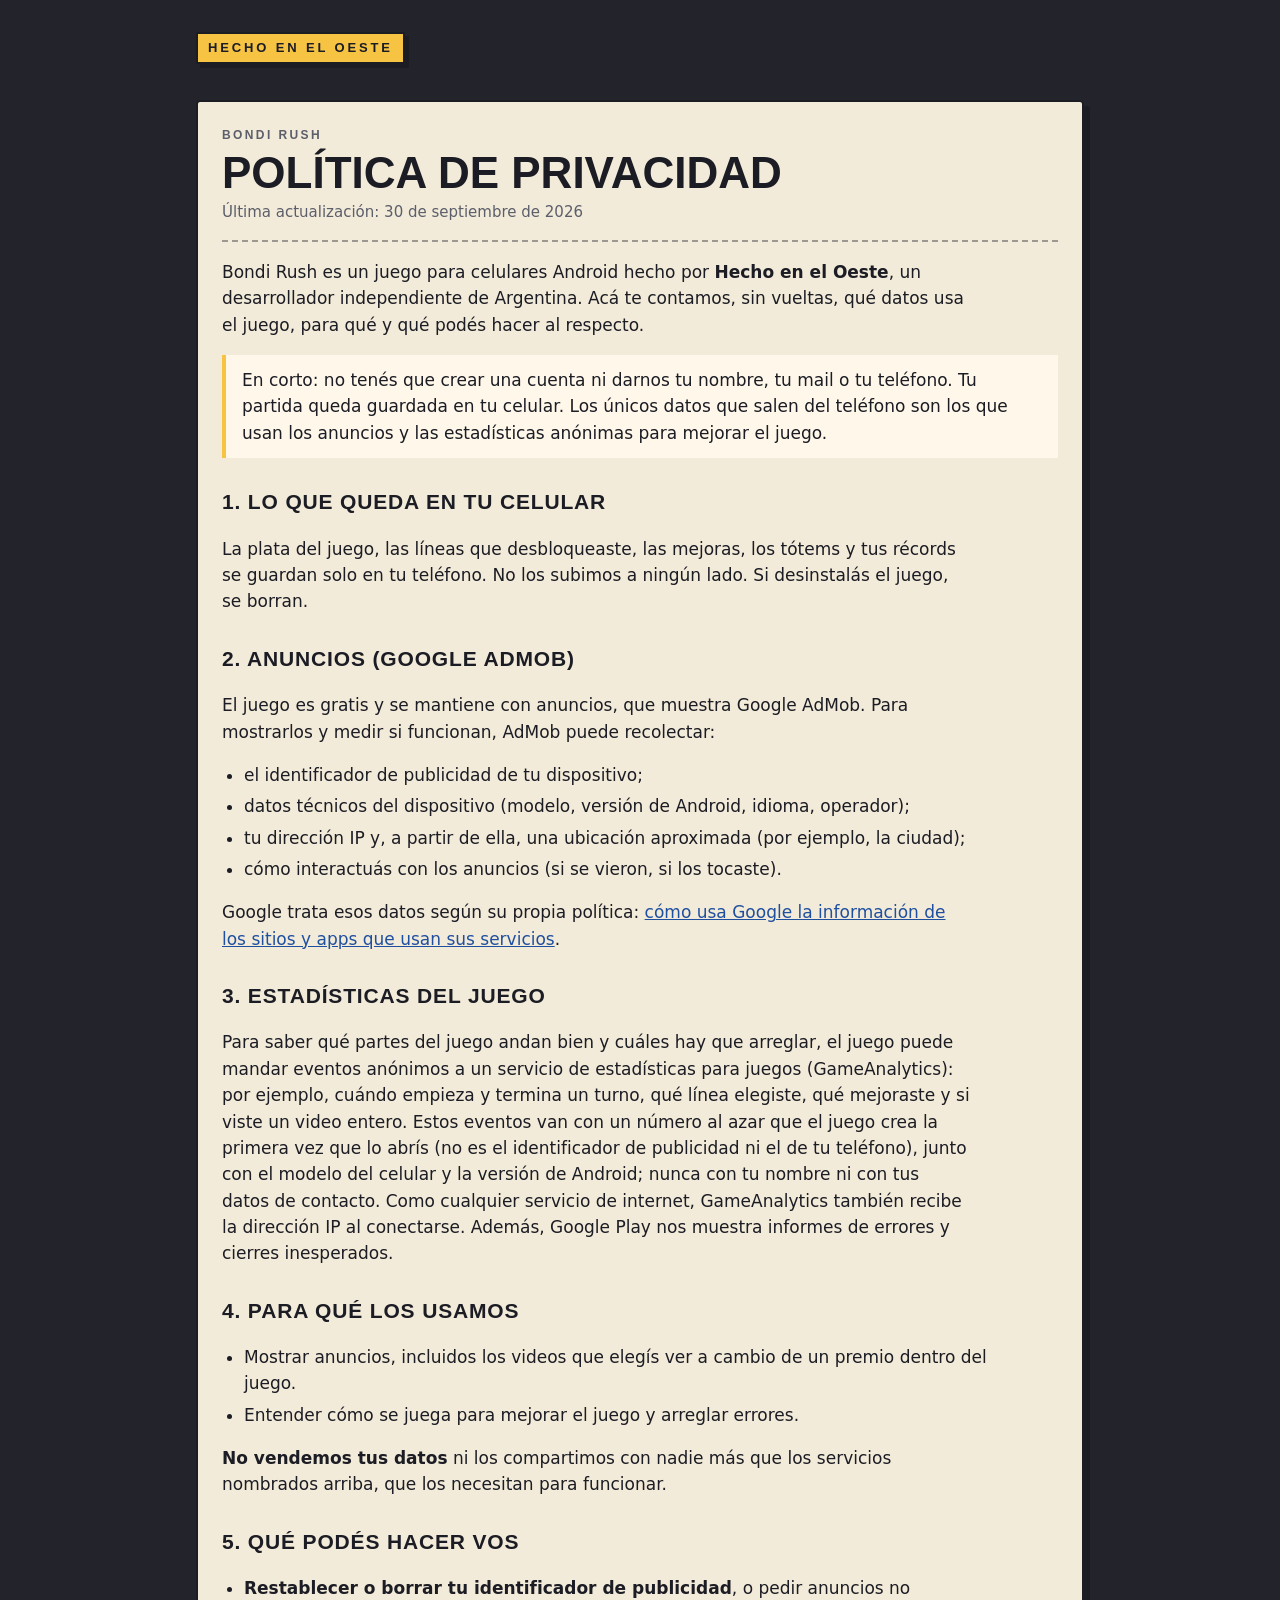
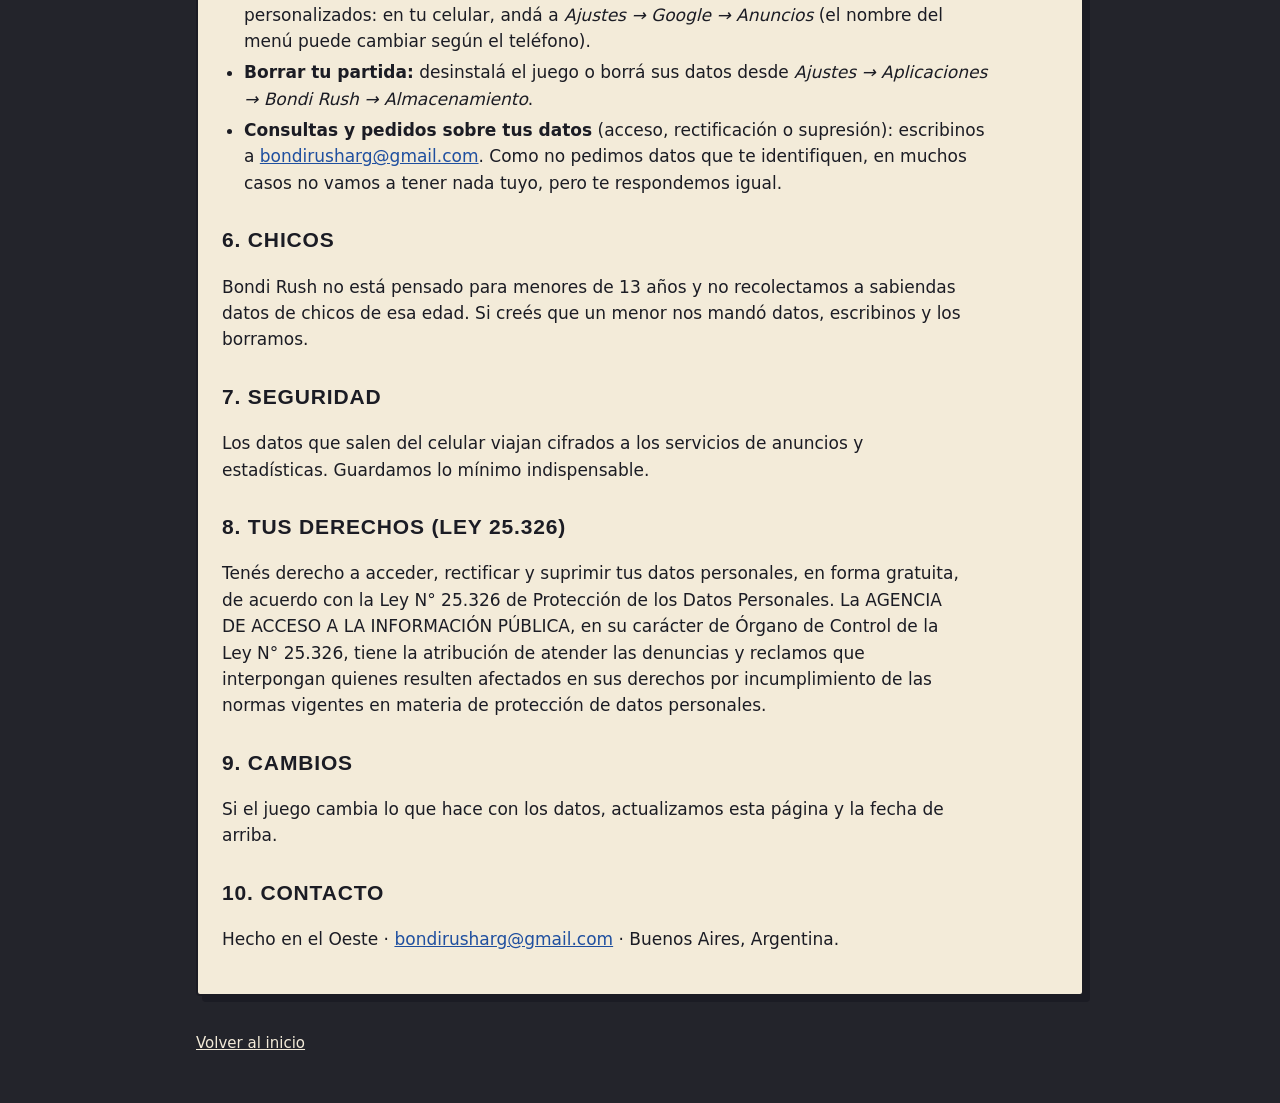
<file: privacidad.html>
<!doctype html>
<html lang="es-AR">
<head>
  <meta charset="utf-8">
  <meta name="viewport" content="width=device-width, initial-scale=1">
  <title>Privacidad · Bondi Rush</title>
  <meta name="description" content="Política de privacidad de Bondi Rush, el juego de colectivos de Hecho en el Oeste.">
  <link rel="stylesheet" href="estilo.css">
</head>
<body>
  <main class="pagina">
    <a class="marca" href="./">
      <span class="sello">Hecho en el Oeste</span>
    </a>

    <article class="boleto legal">
      <p class="rubro">Bondi Rush</p>
      <h1>Política de privacidad</h1>
      <p class="fecha">Última actualización: 30 de septiembre de 2026</p>
      <hr class="cortado">

      <p>Bondi Rush es un juego para celulares Android hecho por <strong>Hecho en el Oeste</strong>, un desarrollador independiente de Argentina. Acá te contamos, sin vueltas, qué datos usa el juego, para qué y qué podés hacer al respecto.</p>

      <div class="nota">En corto: no tenés que crear una cuenta ni darnos tu nombre, tu mail o tu teléfono. Tu partida queda guardada en tu celular. Los únicos datos que salen del teléfono son los que usan los anuncios y las estadísticas anónimas para mejorar el juego.</div>

      <h2>1. Lo que queda en tu celular</h2>
      <p>La plata del juego, las líneas que desbloqueaste, las mejoras, los tótems y tus récords se guardan solo en tu teléfono. No los subimos a ningún lado. Si desinstalás el juego, se borran.</p>

      <h2>2. Anuncios (Google AdMob)</h2>
      <p>El juego es gratis y se mantiene con anuncios, que muestra Google AdMob. Para mostrarlos y medir si funcionan, AdMob puede recolectar:</p>
      <ul>
        <li>el identificador de publicidad de tu dispositivo;</li>
        <li>datos técnicos del dispositivo (modelo, versión de Android, idioma, operador);</li>
        <li>tu dirección IP y, a partir de ella, una ubicación aproximada (por ejemplo, la ciudad);</li>
        <li>cómo interactuás con los anuncios (si se vieron, si los tocaste).</li>
      </ul>
      <p>Google trata esos datos según su propia política: <a href="https://policies.google.com/technologies/partner-sites" rel="noopener">cómo usa Google la información de los sitios y apps que usan sus servicios</a>.</p>

      <h2>3. Estadísticas del juego</h2>
      <p>Para saber qué partes del juego andan bien y cuáles hay que arreglar, el juego puede mandar eventos anónimos a un servicio de estadísticas para juegos (GameAnalytics): por ejemplo, cuándo empieza y termina un turno, qué línea elegiste, qué mejoraste y si viste un video entero. Estos eventos van con un número al azar que el juego crea la primera vez que lo abrís (no es el identificador de publicidad ni el de tu teléfono), junto con el modelo del celular y la versión de Android; nunca con tu nombre ni con tus datos de contacto. Como cualquier servicio de internet, GameAnalytics también recibe la dirección IP al conectarse. Además, Google Play nos muestra informes de errores y cierres inesperados.</p>

      <h2>4. Para qué los usamos</h2>
      <ul>
        <li>Mostrar anuncios, incluidos los videos que elegís ver a cambio de un premio dentro del juego.</li>
        <li>Entender cómo se juega para mejorar el juego y arreglar errores.</li>
      </ul>
      <p><strong>No vendemos tus datos</strong> ni los compartimos con nadie más que los servicios nombrados arriba, que los necesitan para funcionar.</p>

      <h2>5. Qué podés hacer vos</h2>
      <ul>
        <li><strong>Restablecer o borrar tu identificador de publicidad</strong>, o pedir anuncios no personalizados: en tu celular, andá a <em>Ajustes → Google → Anuncios</em> (el nombre del menú puede cambiar según el teléfono).</li>
        <li><strong>Borrar tu partida:</strong> desinstalá el juego o borrá sus datos desde <em>Ajustes → Aplicaciones → Bondi Rush → Almacenamiento</em>.</li>
        <li><strong>Consultas y pedidos sobre tus datos</strong> (acceso, rectificación o supresión): escribinos a <a href="mailto:bondirusharg@gmail.com">bondirusharg@gmail.com</a>. Como no pedimos datos que te identifiquen, en muchos casos no vamos a tener nada tuyo, pero te respondemos igual.</li>
      </ul>

      <h2>6. Chicos</h2>
      <p>Bondi Rush no está pensado para menores de 13 años y no recolectamos a sabiendas datos de chicos de esa edad. Si creés que un menor nos mandó datos, escribinos y los borramos.</p>

      <h2>7. Seguridad</h2>
      <p>Los datos que salen del celular viajan cifrados a los servicios de anuncios y estadísticas. Guardamos lo mínimo indispensable.</p>

      <h2>8. Tus derechos (Ley 25.326)</h2>
      <p>Tenés derecho a acceder, rectificar y suprimir tus datos personales, en forma gratuita, de acuerdo con la Ley N° 25.326 de Protección de los Datos Personales. La AGENCIA DE ACCESO A LA INFORMACIÓN PÚBLICA, en su carácter de Órgano de Control de la Ley N° 25.326, tiene la atribución de atender las denuncias y reclamos que interpongan quienes resulten afectados en sus derechos por incumplimiento de las normas vigentes en materia de protección de datos personales.</p>

      <h2>9. Cambios</h2>
      <p>Si el juego cambia lo que hace con los datos, actualizamos esta página y la fecha de arriba.</p>

      <h2>10. Contacto</h2>
      <p>Hecho en el Oeste · <a href="mailto:bondirusharg@gmail.com">bondirusharg@gmail.com</a> · Buenos Aires, Argentina.</p>
    </article>

    <footer class="pie">
      <a href="./">Volver al inicio</a>
    </footer>
  </main>
</body>
</html>
</file>
<file: estilo.css>
:root {
  --papel: #f3ebd9;
  --papel2: #fff8ea;
  --tinta: #1b1c24;
  --gris: #5b5e6b;
  --rojo: #d7372b;
  --ambar: #f6c343;
  --azul: #1f4f9f;
  --fondo: #23242b;
  --condensada: "Arial Narrow", "Roboto Condensed", "Helvetica Neue", Arial, sans-serif;
  --texto: system-ui, -apple-system, "Segoe UI", Roboto, Arial, sans-serif;
}

* { box-sizing: border-box; }

html { background: var(--fondo); }

body {
  margin: 0;
  background: var(--fondo);
  color: var(--tinta);
  font-family: var(--texto);
  font-size: 17px;
  line-height: 1.55;
}

a { color: var(--azul); }

.pagina {
  max-width: 920px;
  margin: 0 auto;
  padding: 32px 16px 48px;
}

/* ---------- marca ---------- */
.marca {
  display: inline-block;
  text-decoration: none;
  color: var(--papel);
}
.marca .sello {
  display: inline-block;
  background: var(--ambar);
  color: var(--tinta);
  border: 2px solid var(--tinta);
  box-shadow: 4px 4px 0 var(--tinta);
  font-family: var(--condensada);
  font-weight: 800;
  letter-spacing: .22em;
  font-size: 13px;
  padding: 4px 10px;
  text-transform: uppercase;
}
.marca .nombre {
  display: block;
  margin-top: 10px;
  font-family: var(--condensada);
  font-weight: 900;
  font-style: italic;
  text-transform: uppercase;
  line-height: .92;
  font-size: clamp(44px, 11vw, 92px);
  letter-spacing: -.01em;
  color: var(--papel);
  text-shadow: 3px 3px 0 var(--rojo), 6px 6px 0 var(--tinta);
}
.bajada {
  color: #c9c3b5;
  margin: 18px 0 0;
  font-size: 18px;
  max-width: 34em;
}

/* ---------- boleto ---------- */
.boleto {
  background: var(--papel);
  border: 2px solid var(--tinta);
  border-radius: 4px;
  box-shadow: 6px 6px 0 var(--tinta);
  padding: 24px;
  margin-top: 36px;
}
.boleto .rubro {
  font-family: var(--condensada);
  font-weight: 700;
  letter-spacing: .2em;
  text-transform: uppercase;
  font-size: 12px;
  color: var(--gris);
  margin: 0;
}
.cortado {
  border: 0;
  border-top: 2px dashed rgba(27, 28, 36, .4);
  margin: 16px 0;
}

.juego {
  display: grid;
  grid-template-columns: 1fr 250px;
  gap: 28px;
  align-items: center;
}
.juego h2 {
  font-family: var(--condensada);
  font-weight: 900;
  font-style: italic;
  text-transform: uppercase;
  font-size: clamp(38px, 8vw, 56px);
  line-height: .95;
  margin: 6px 0 12px;
}
.juego h2 span { color: var(--rojo); }
.juego .frase { font-size: 19px; font-weight: 600; margin: 0 0 14px; }
.juego ul { margin: 0 0 18px; padding-left: 20px; }
.juego li { margin: 3px 0; }

.estado {
  display: inline-block;
  background: var(--tinta);
  color: var(--ambar);
  font-family: var(--condensada);
  font-weight: 800;
  letter-spacing: .12em;
  text-transform: uppercase;
  font-size: 14px;
  padding: 8px 14px;
  border-radius: 3px;
}

.celu {
  justify-self: center;
  width: 100%;
  max-width: 250px;
  border: 8px solid var(--tinta);
  border-radius: 26px;
  overflow: hidden;
  box-shadow: 6px 6px 0 rgba(27, 28, 36, .35);
  background: var(--tinta);
  transform: rotate(2deg);
}
.celu img { display: block; width: 100%; height: auto; }

/* ---------- texto largo (privacidad) ---------- */
.legal h1 {
  font-family: var(--condensada);
  font-weight: 900;
  text-transform: uppercase;
  font-size: clamp(30px, 6vw, 44px);
  line-height: 1;
  margin: 6px 0 6px;
}
.legal .fecha { color: var(--gris); margin: 0; font-size: 15px; }
.legal h2 {
  font-family: var(--condensada);
  font-weight: 800;
  text-transform: uppercase;
  letter-spacing: .04em;
  font-size: 21px;
  margin: 28px 0 6px;
}
.legal p, .legal li { max-width: 44em; }
.legal ul { padding-left: 22px; }
.legal li { margin: 5px 0; }
.nota {
  background: var(--papel2);
  border-left: 4px solid var(--ambar);
  padding: 12px 16px;
  margin: 16px 0;
}

/* ---------- cafecito ---------- */
.cafecito {
  display: flex;
  flex-wrap: wrap;
  align-items: center;
  justify-content: space-between;
  gap: 16px 24px;
  padding: 20px 24px;
}
.cafecito > div { flex: 1 1 280px; }
.cafecito .frase { font-size: 17px; font-weight: 600; margin: 8px 0 0; }
.boton-cafe {
  display: inline-block;
  background: var(--ambar);
  color: var(--tinta);
  border: 2px solid var(--tinta);
  box-shadow: 4px 4px 0 var(--tinta);
  border-radius: 4px;
  font-family: var(--condensada);
  font-weight: 800;
  letter-spacing: .08em;
  text-transform: uppercase;
  text-decoration: none;
  font-size: 16px;
  padding: 12px 18px;
}
.boton-cafe:active { transform: translate(3px, 3px); box-shadow: 1px 1px 0 var(--tinta); }

/* ---------- choferes de prueba ---------- */
.titulo-prueba {
  font-family: var(--condensada);
  font-weight: 900;
  text-transform: uppercase;
  font-size: 44px;
  line-height: 1;
  margin: 10px 0 14px;
}
.pasos { margin: 0; padding-left: 26px; }
.pasos li { margin: 0 0 18px; padding-left: 4px; }
.pasos li::marker { font-family: var(--condensada); font-weight: 900; color: var(--rojo); }
.boton-paso {
  display: table;
  margin-top: 8px;
  background: var(--tinta);
  color: var(--ambar);
  border-radius: 4px;
  font-family: var(--condensada);
  font-weight: 800;
  letter-spacing: .08em;
  text-transform: uppercase;
  text-decoration: none;
  font-size: 15px;
  padding: 10px 16px;
}
.aviso-prueba { margin: 14px 0 0; font-weight: 600; }

/* ---------- pie ---------- */
.pie {
  margin-top: 36px;
  color: #a7a293;
  font-size: 15px;
  display: flex;
  flex-wrap: wrap;
  gap: 8px 22px;
}
.pie a { color: var(--papel); }

@media (max-width: 680px) {
  .juego { grid-template-columns: 1fr; }
  .celu { max-width: 220px; margin-top: 4px; }
  .boleto { padding: 18px; }
  .estado { font-size: 13px; letter-spacing: .05em; padding: 8px 12px; }
  .titulo-prueba { font-size: 34px; }
  .prueba .celu { display: none; }
}
</file>
